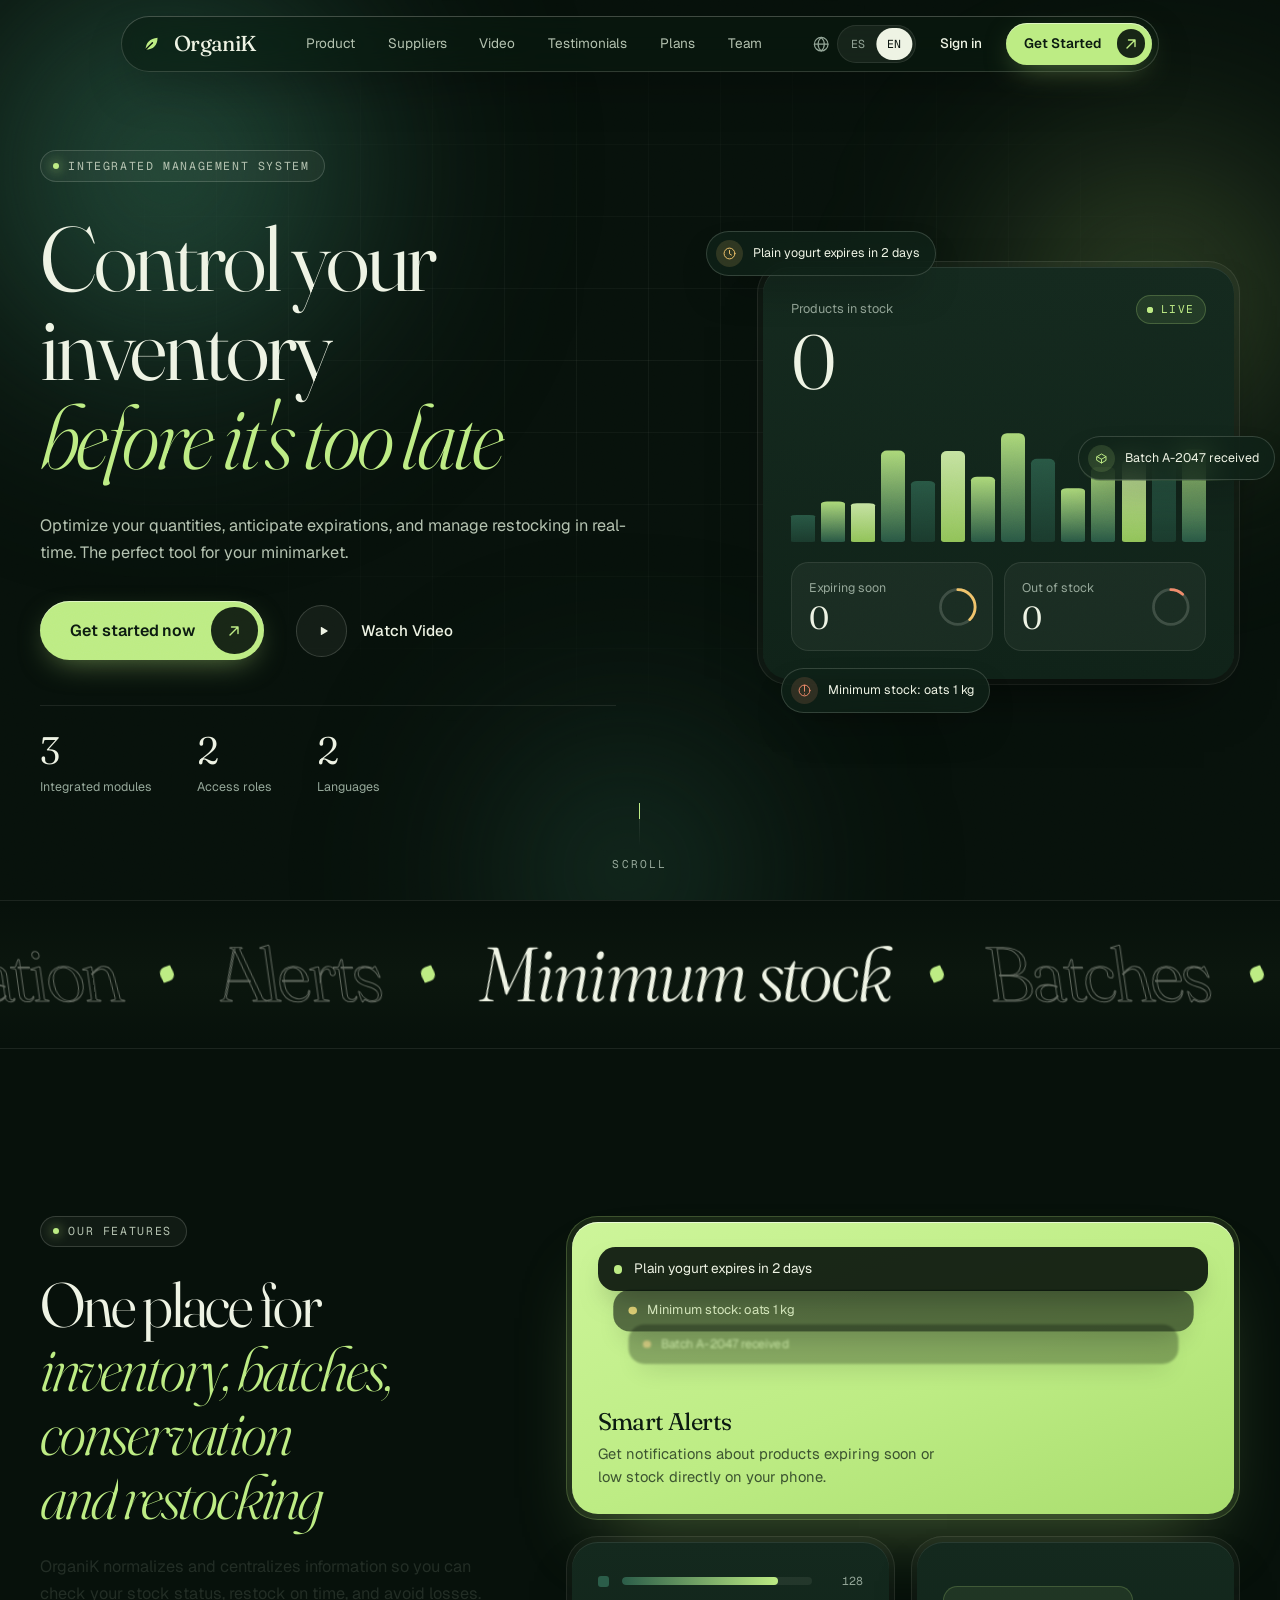
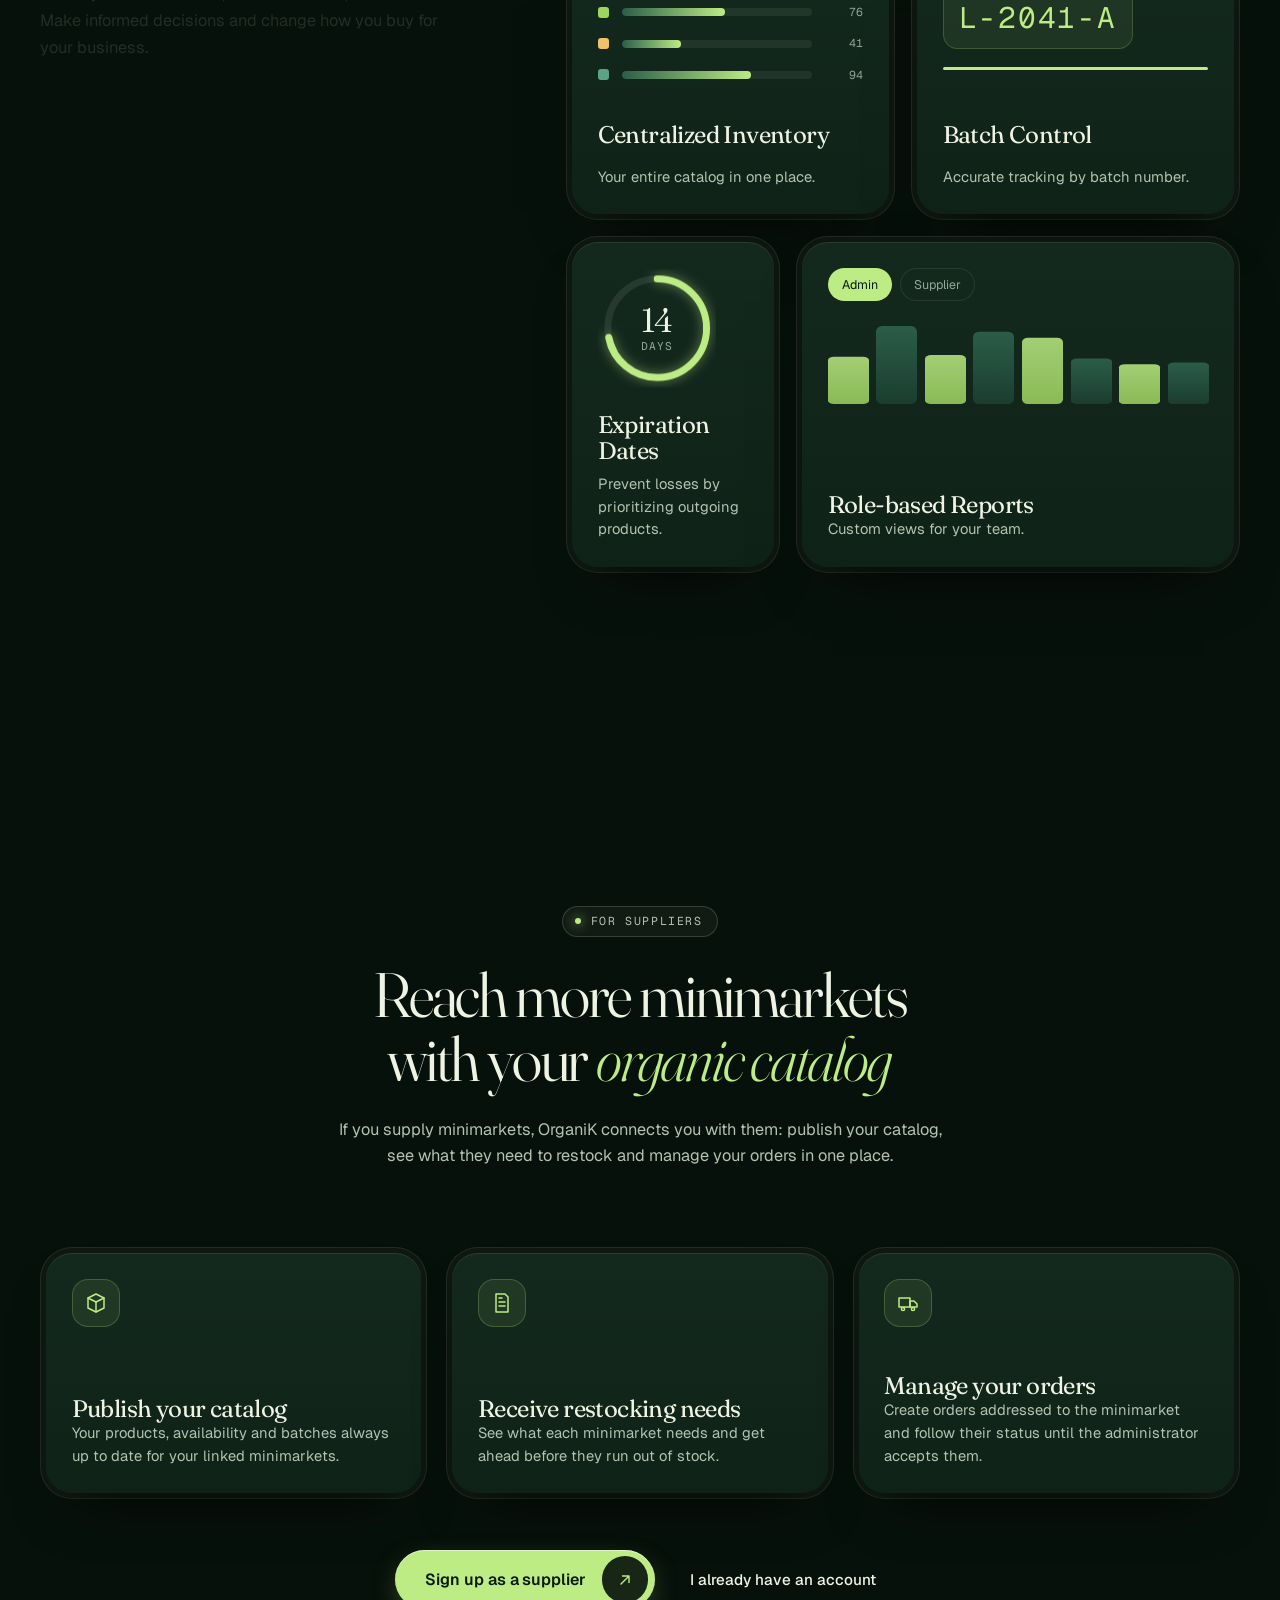
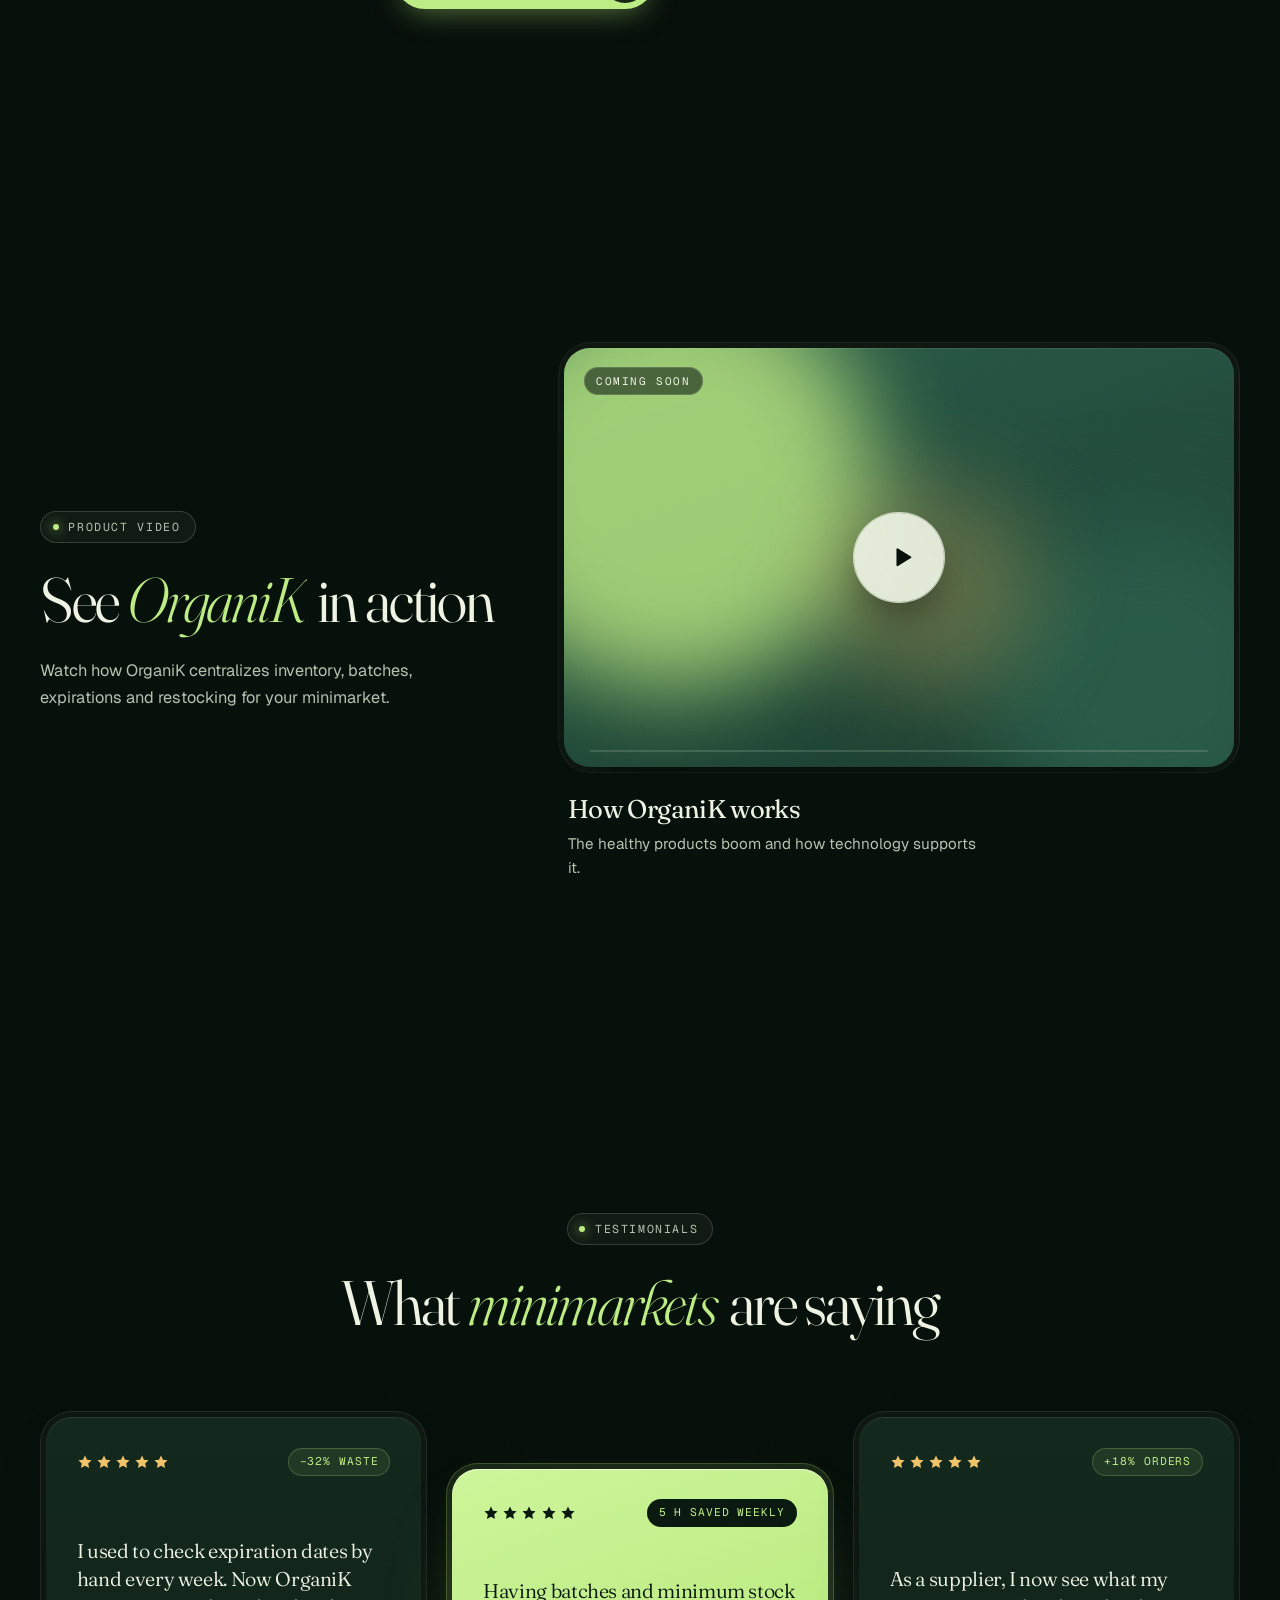
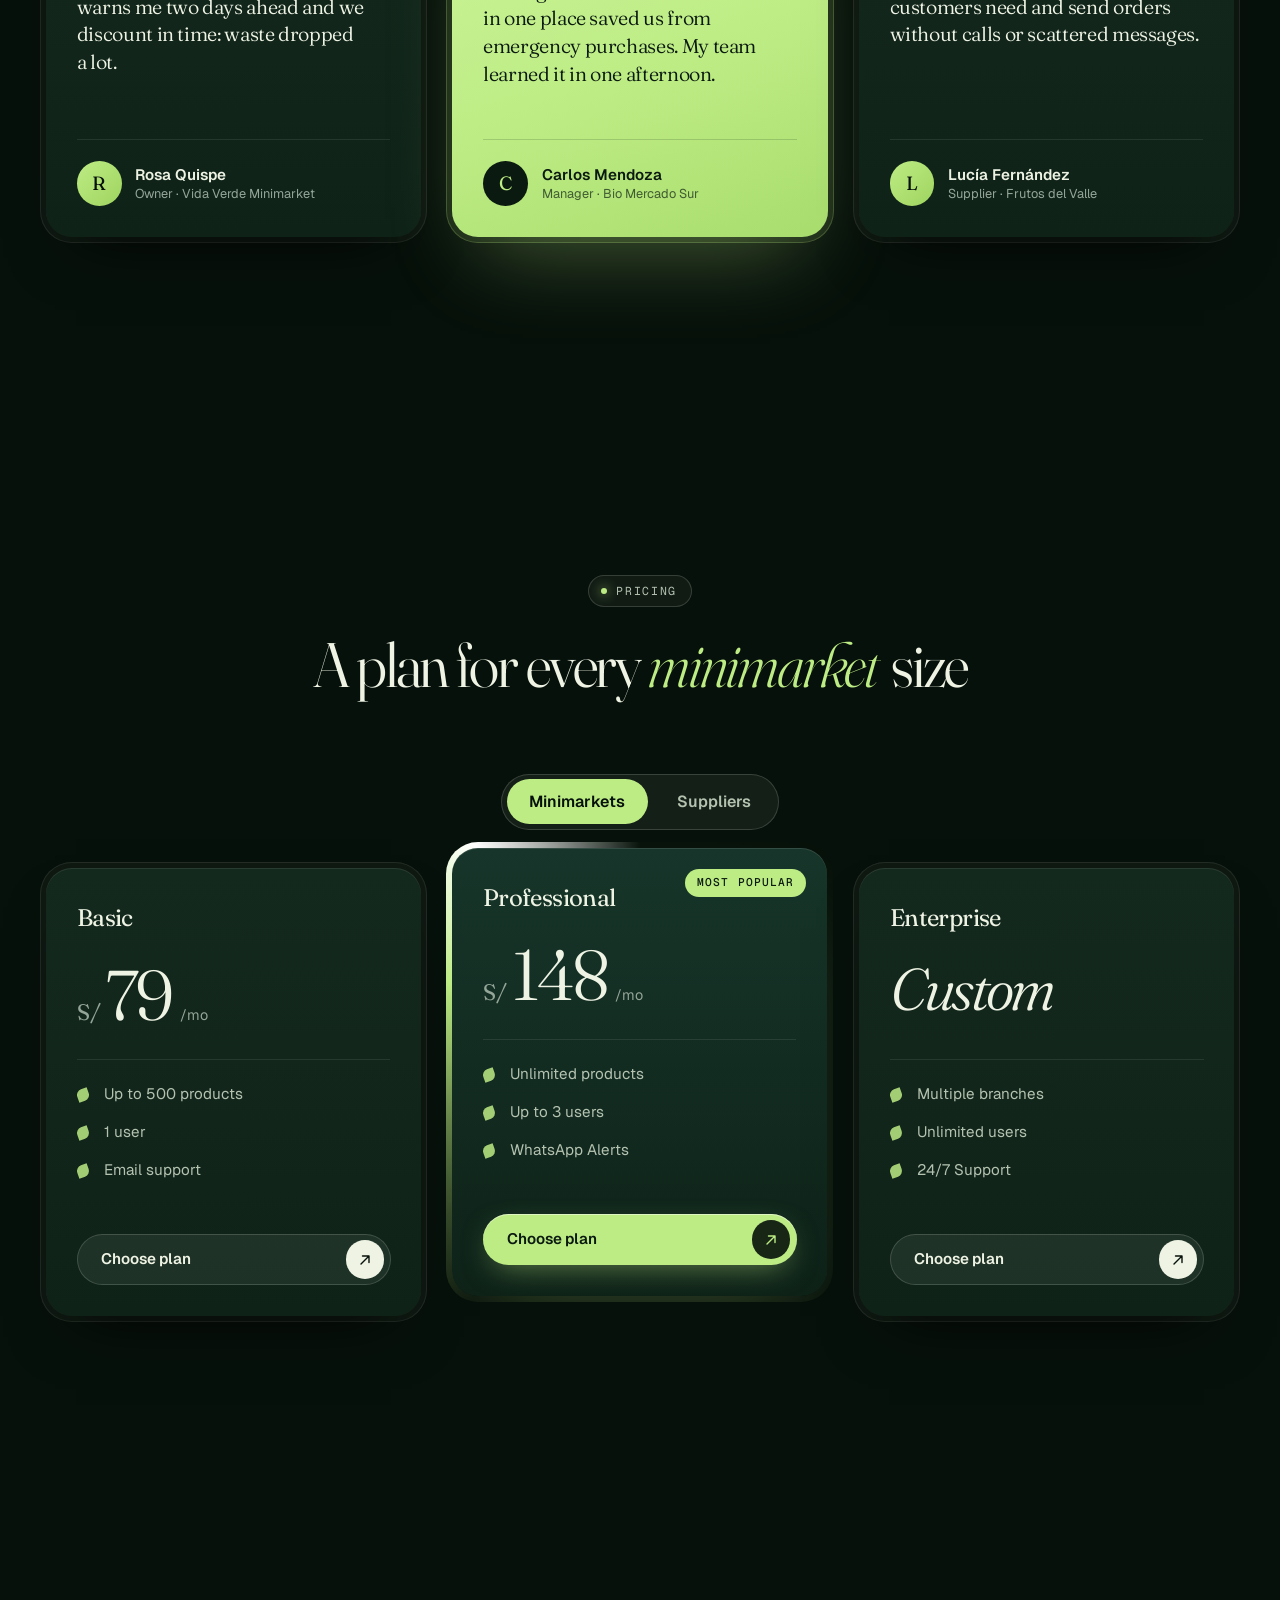
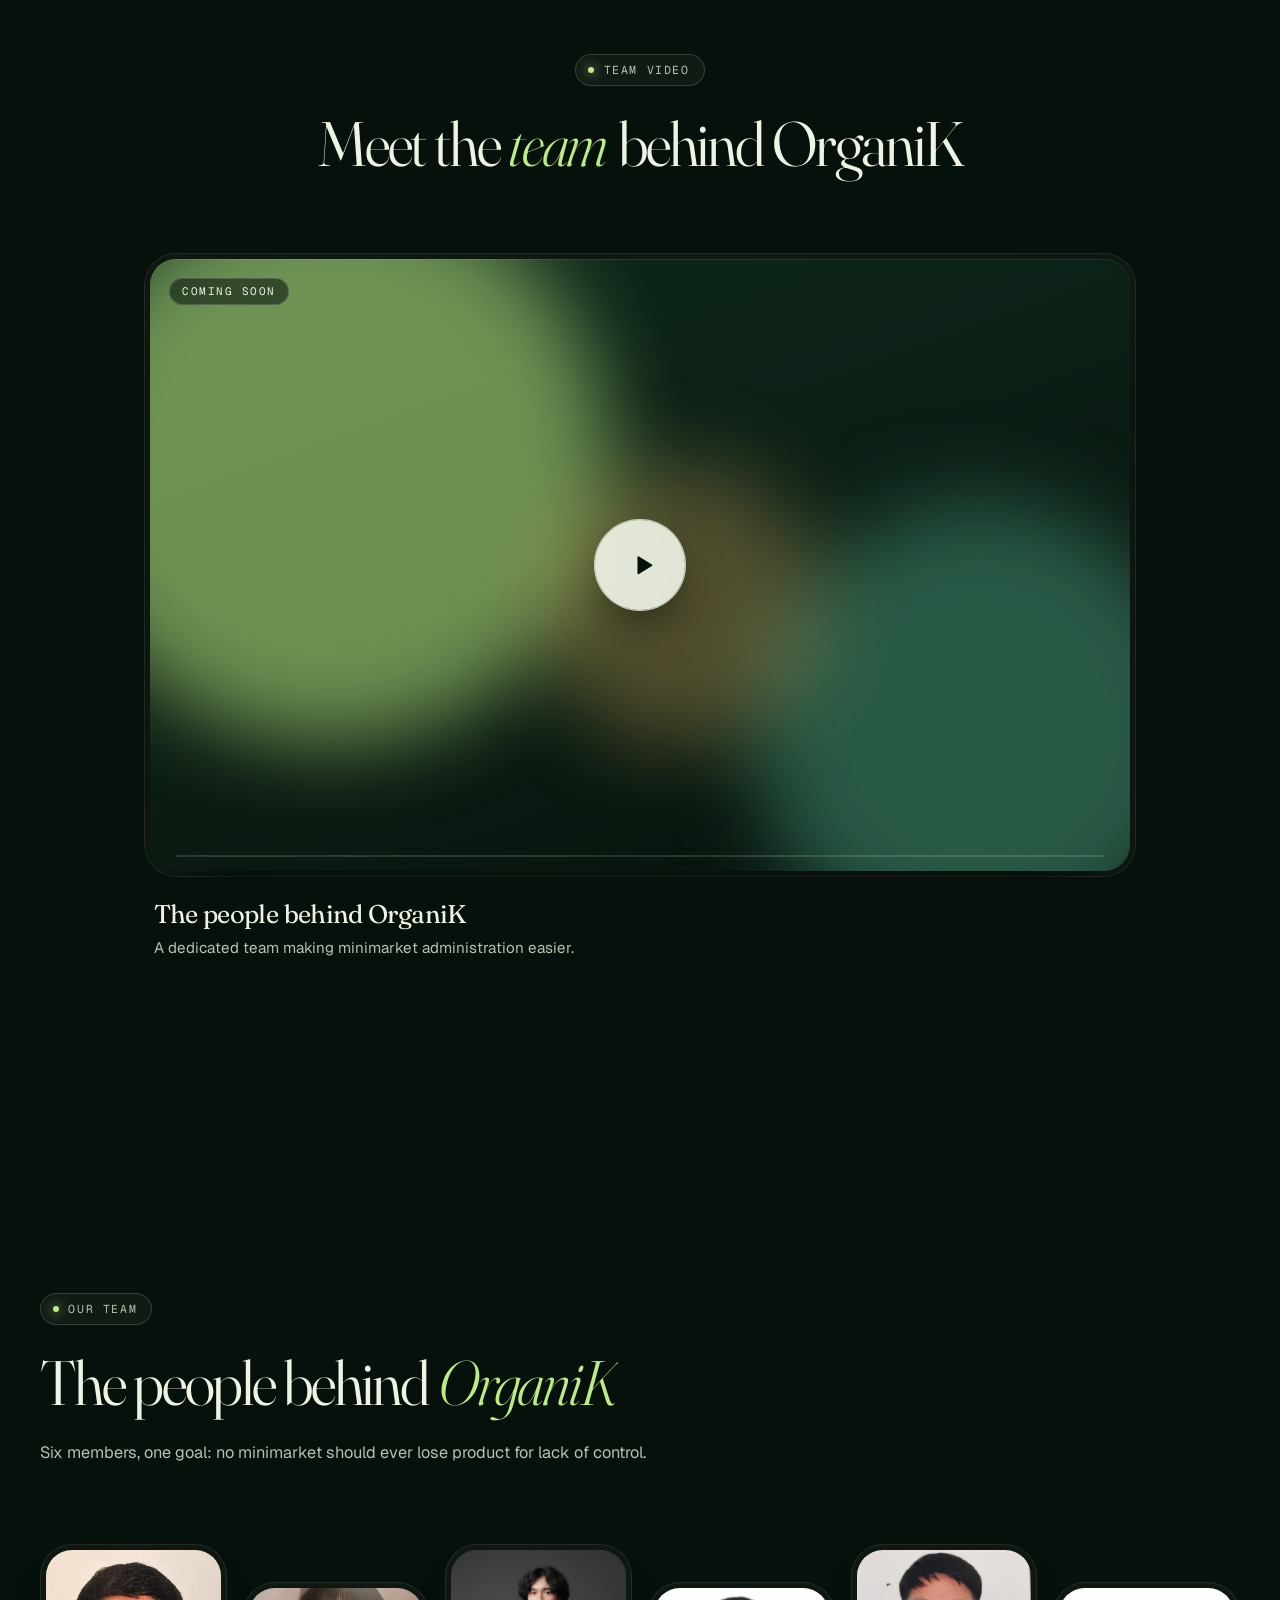
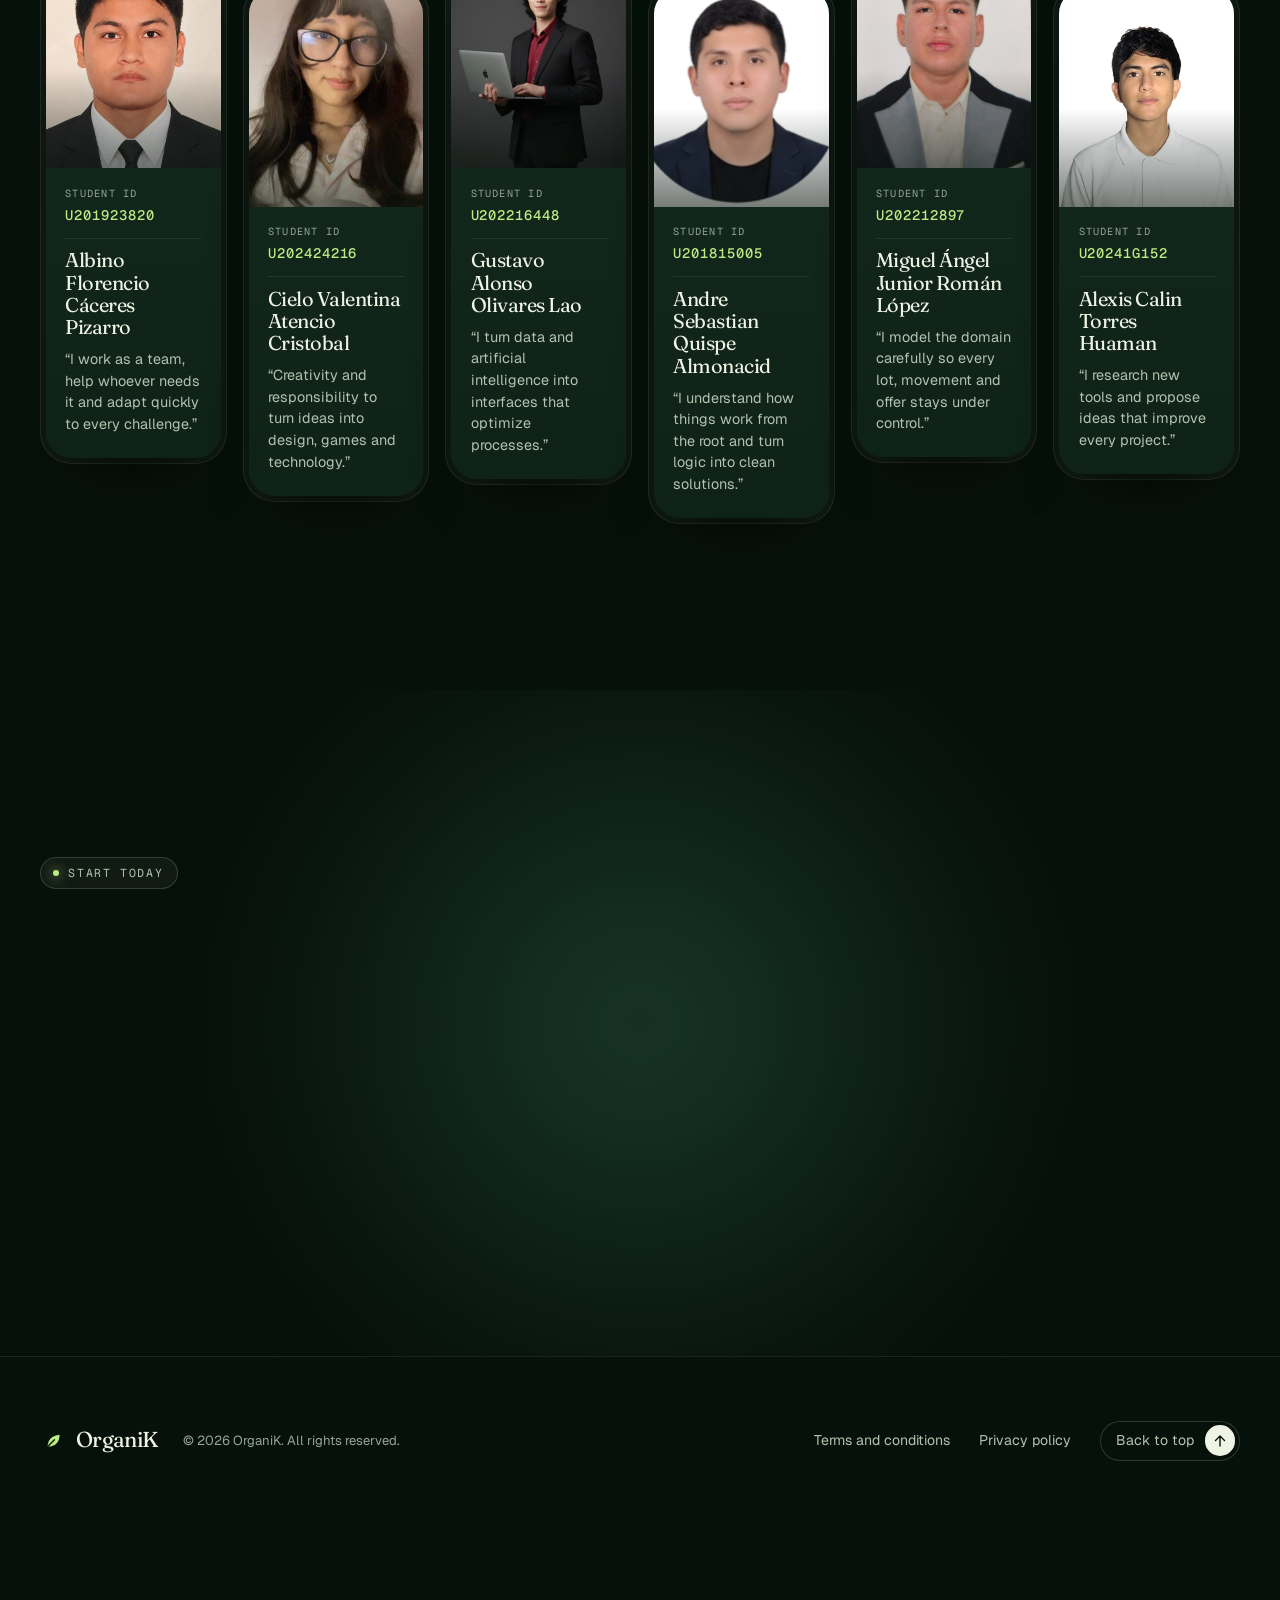
<file: public/index.html>
<!DOCTYPE html>
<html lang="es">
<head>
    <meta charset="UTF-8">
    <meta name="viewport" content="width=device-width, initial-scale=1.0, viewport-fit=cover">
    <title>OrganiK · Control de inventario para minimarkets</title>
    <meta name="description" content="OrganiK centraliza inventario, lotes y vencimientos para que tu minimarket reponga a tiempo y deje de perder producto.">
    <meta name="theme-color" content="#07110b">
    <meta property="og:title" content="OrganiK · Control de inventario para minimarkets">
    <meta property="og:description" content="Anticipa vencimientos y gestiona el abastecimiento en tiempo real.">
    <meta property="og:type" content="website">
    <link rel="icon" type="image/svg+xml" href="assets/images/favicon.svg">
    <link rel="preconnect" href="https://fonts.googleapis.com">
    <link rel="preconnect" href="https://fonts.gstatic.com" crossorigin>
    <link href="https://fonts.googleapis.com/css2?family=Fraunces:ital,opsz,wght@0,9..144,300..600;1,9..144,300..600&family=Geist:wght@300..700&family=Geist+Mono:wght@400;500&display=swap" rel="stylesheet">
    <link rel="stylesheet" href="assets/styles/styles.css">
</head>
<body data-page="home">

    <a href="#main" class="skip" data-i18n="skip">Saltar al contenido</a>

    <!-- Preloader -->
    <div class="preloader" id="preloader" aria-hidden="true">
        <div class="preloader__inner">
            <svg class="preloader__mark" viewBox="0 0 48 48" fill="none"><path class="leaf" d="M12 36C12 22 20 13 37 12c0 16-9 24-25 24z" stroke="currentColor" stroke-width="1.5" stroke-linejoin="round"/><path class="vein" d="M12 36l14-14" stroke="currentColor" stroke-width="1.5" stroke-linecap="round"/></svg>
            <span class="preloader__count" id="preloader-count">000</span>
        </div>
        <div class="preloader__curtain"></div>
    </div>

    <div class="grain" aria-hidden="true"></div>
    <div class="progress" id="progress" aria-hidden="true"></div>

    <!-- Navegación: isla de cristal flotante -->
    <header class="nav-wrap" id="navbar">
        <div class="nav" id="nav">
            <a href="#hero" class="logo" aria-label="OrganiK">
                <span class="logo__mark"><svg viewBox="0 0 32 32" fill="none"><path d="M9 23c0-8 5-13 14-14 0 9-5 14-14 14z" fill="currentColor"/><path d="M9 23l8-8" stroke="var(--bg)" stroke-width="1.6" stroke-linecap="round"/></svg></span>
                <span class="logo__text">OrganiK</span>
            </a>
            <nav class="nav__links" aria-label="Principal">
                <a href="#ofrecemos" data-i18n="nav_product" data-nav="ofrecemos">Producto</a>
                <a href="#proveedores" data-i18n="nav_providers" data-nav="proveedores">Proveedores</a>
                <a href="#video-producto" data-i18n="nav_video" data-nav="video-producto">Video</a>
                <a href="#testimonios" data-i18n="nav_testimonials" data-nav="testimonios">Testimonios</a>
                <a href="#planes" data-i18n="nav_plans" data-nav="planes">Planes</a>
                <a href="#conocenos" data-i18n="nav_team" data-nav="conocenos">Equipo</a>
                <span class="nav__pill" aria-hidden="true"></span>
            </nav>
            <div class="nav__actions">
                <svg class="lang-ico" viewBox="0 0 20 20" fill="none" stroke="currentColor" stroke-width="1.3" stroke-linecap="round" stroke-linejoin="round" aria-hidden="true"><circle cx="10" cy="10" r="7.4"/><path d="M2.6 10h14.8M10 2.6c2.3 2.2 3.4 4.7 3.4 7.4S12.3 15.2 10 17.4C7.7 15.2 6.6 12.7 6.6 10S7.7 4.8 10 2.6z"/></svg>
                <div id="lang-toggle" class="lang" role="group" aria-label="Idioma / Language">
                    <span class="lang__thumb" aria-hidden="true"></span>
                    <button type="button" class="lang__opt" data-l="es" lang="es" title="Español" aria-pressed="true">ES</button>
                    <button type="button" class="lang__opt" data-l="en" lang="en" title="English" aria-pressed="false">EN</button>
                </div>
                <a href="https://organik-app-d6e58.web.app/login" class="nav__login" data-app-path="/login" data-i18n="nav_login">Iniciar sesión</a>
                <a href="https://organik-app-d6e58.web.app/register?role=administrator" data-app-path="/register?role=administrator" class="btn btn--sm magnetic">
                    <span class="btn__label" data-i18n="nav_start">Empezar</span>
                    <span class="btn__icon"><svg viewBox="0 0 16 16" fill="none" stroke="currentColor" stroke-width="1.4" stroke-linecap="round" stroke-linejoin="round"><path d="M4 12L12 4M5.5 4H12v6.5"/></svg></span>
                </a>
                <button class="burger" id="burger" type="button" aria-label="Menú" aria-expanded="false" aria-controls="menu"><span></span><span></span></button>
            </div>
        </div>
    </header>

    <!-- Menú móvil -->
    <div class="menu" id="menu" aria-hidden="true">
        <nav class="menu__links">
            <a href="#ofrecemos"><span class="menu__n">01</span><span class="menu__t" data-i18n="nav_product">Producto</span></a>
            <a href="#proveedores"><span class="menu__n">02</span><span class="menu__t" data-i18n="nav_providers">Proveedores</span></a>
            <a href="#video-producto"><span class="menu__n">03</span><span class="menu__t" data-i18n="nav_video">Video</span></a>
            <a href="#testimonios"><span class="menu__n">04</span><span class="menu__t" data-i18n="nav_testimonials">Testimonios</span></a>
            <a href="#planes"><span class="menu__n">05</span><span class="menu__t" data-i18n="nav_plans">Planes</span></a>
            <a href="#conocenos"><span class="menu__n">06</span><span class="menu__t" data-i18n="nav_team">Equipo</span></a>
            <a href="https://organik-d6e58.web.app/login" data-app-path="/login"><span class="menu__n">07</span><span class="menu__t" data-i18n="nav_login">Iniciar sesión</span></a>
        </nav>
    </div>

    <main id="main">

        <!-- HERO -->
        <section id="hero" class="hero">
            <div class="aurora" aria-hidden="true">
                <span class="aurora__orb aurora__orb--a" data-depth="40"></span>
                <span class="aurora__orb aurora__orb--b" data-depth="-30"></span>
                <span class="aurora__orb aurora__orb--c" data-depth="20"></span>
                <span class="aurora__grid"></span>
            </div>

            <div class="container hero__grid">
                <div class="hero__copy">
                    <p class="eyebrow" data-hero="in"><span class="eyebrow__dot"></span><span data-i18n="hero_subtitle">SISTEMA DE GESTIÓN INTEGRADO</span></p>
                    <h1 class="display" data-split data-i18n="hero_title">Controla tu inventario <em>antes de que sea tarde</em></h1>
                    <p class="lead" data-hero="in" data-i18n="hero_desc">Optimiza tus cantidades, anticipa vencimientos y gestiona el abastecimiento en tiempo real. La herramienta perfecta para tu minimarket.</p>
                    <div class="hero__cta" data-hero="in">
                        <a href="https://organik-app-d6e58.web.app/register?role=administrator" data-app-path="/register?role=administrator" class="btn btn--lg magnetic">
                            <span class="btn__label" data-i18n="btn_start_now">Comenzar ahora</span>
                            <span class="btn__icon"><svg viewBox="0 0 16 16" fill="none" stroke="currentColor" stroke-width="1.4" stroke-linecap="round" stroke-linejoin="round"><path d="M4 12L12 4M5.5 4H12v6.5"/></svg></span>
                        </a>
                        <a href="#video-producto" class="btn-ghost magnetic">
                            <span class="btn-ghost__play"><svg viewBox="0 0 16 16" fill="currentColor"><path d="M5.5 3.8v8.4a.5.5 0 0 0 .76.43l6.8-4.2a.5.5 0 0 0 0-.86l-6.8-4.2a.5.5 0 0 0-.76.43z"/></svg></span>
                            <span data-i18n="btn_video">Ver video</span>
                        </a>
                    </div>

                    <dl class="stats" data-hero="in">
                        <div class="stat">
                            <dt data-i18n="stat_1_desc">Módulos integrados</dt>
                            <dd><span data-count="3">3</span></dd>
                        </div>
                        <div class="stat">
                            <dt data-i18n="stat_2_desc">Roles de acceso</dt>
                            <dd><span data-count="2">2</span></dd>
                        </div>
                        <div class="stat">
                            <dt data-i18n="stat_3_desc">Idiomas</dt>
                            <dd><span data-count="2">2</span></dd>
                        </div>
                    </dl>
                </div>

                <div class="hero__visual" data-hero="visual">
                    <!-- Notificaciones flotantes -->
                    <div class="toast toast--1" data-depth="26">
                        <span class="toast__ico toast__ico--warn"><svg viewBox="0 0 20 20" fill="none" stroke="currentColor" stroke-width="1.3" stroke-linecap="round" stroke-linejoin="round"><circle cx="10" cy="10" r="7.2"/><path d="M10 6v4.4l2.6 1.6"/></svg></span>
                        <span class="toast__txt" data-i18n="toast_1">Yogurt natural vence en 2 días</span>
                    </div>
                    <div class="toast toast--2" data-depth="-22">
                        <span class="toast__ico"><svg viewBox="0 0 20 20" fill="none" stroke="currentColor" stroke-width="1.3" stroke-linecap="round" stroke-linejoin="round"><path d="M4 7.5l6-3.5 6 3.5v5l-6 3.5-6-3.5z"/><path d="M4 7.5l6 3.5 6-3.5M10 11v5"/></svg></span>
                        <span class="toast__txt" data-i18n="toast_3">Lote A-2047 recibido</span>
                    </div>

                    <div class="bezel tilt" id="mockup">
                        <div class="bezel__core dash">
                            <div class="dash__top">
                                <div>
                                    <span class="dash__label" data-i18n="mockup_title">Productos en stock</span>
                                    <h2 class="dash__num"><span data-count="128">128</span></h2>
                                </div>
                                <span class="live"><i></i><span data-i18n="live">En vivo</span></span>
                            </div>

                            <div class="dash__chart" id="chart" aria-hidden="true">
                                <i></i><i></i><i></i><i></i><i></i><i></i><i></i><i></i><i></i><i></i><i></i><i></i><i></i><i></i>
                            </div>

                            <div class="dash__cards">
                                <div class="m-card">
                                    <span data-i18n="mockup_alert">Por vencer</span>
                                    <b data-count="12">12</b>
                                    <svg class="m-card__ring" viewBox="0 0 36 36"><circle cx="18" cy="18" r="15" /><circle class="m-card__arc" cx="18" cy="18" r="15" pathLength="100" /></svg>
                                </div>
                                <div class="m-card m-card--out">
                                    <span data-i18n="mockup_out">Agotados</span>
                                    <b data-count="3">3</b>
                                    <svg class="m-card__ring" viewBox="0 0 36 36"><circle cx="18" cy="18" r="15" /><circle class="m-card__arc" cx="18" cy="18" r="15" pathLength="100" /></svg>
                                </div>
                            </div>
                        </div>
                    </div>

                    <div class="toast toast--3" data-depth="34">
                        <span class="toast__ico toast__ico--low"><svg viewBox="0 0 20 20" fill="none" stroke="currentColor" stroke-width="1.3" stroke-linecap="round" stroke-linejoin="round"><path d="M10 3v8M10 14.5v.5"/><path d="M3.5 16.5h13L10 4z" opacity="0"/><circle cx="10" cy="10" r="7.2"/></svg></span>
                        <span class="toast__txt" data-i18n="toast_2">Stock mínimo: avena 1 kg</span>
                    </div>
                </div>
            </div>

            <div class="scroll-hint" data-hero="in" aria-hidden="true">
                <span class="scroll-hint__line"></span>
                <span data-i18n="scroll_hint">Desliza</span>
            </div>
        </section>

        <!-- MARQUEE -->
        <section class="marquee" aria-hidden="true">
            <div class="marquee__row" data-dir="1">
                <div class="marquee__track">
                    <span data-i18n="tag_1">Stock</span><i></i><span data-i18n="tag_2">Vencimiento</span><i></i><span data-i18n="tag_3">Alertas</span><i></i><span data-i18n="tag_4">Stock mínimo</span><i></i><span data-i18n="tag_5">Lotes</span><i></i><span data-i18n="tag_6">Filtros</span><i></i>
                </div>
            </div>
        </section>

        <!-- FUNCIONES -->
        <section id="ofrecemos" class="section features">
            <div class="container features__grid">
                <div class="features__info">
                    <div class="features__sticky">
                        <p class="eyebrow reveal"><span class="eyebrow__dot"></span><span data-i18n="offer_tag">NUESTRAS FUNCIONES</span></p>
                        <h2 class="h2" data-split data-i18n="offer_title">Un solo lugar para <em>inventario, lotes, conservación y abastecimiento</em></h2>
                        <p class="lead scrub-text" data-i18n="offer_desc">OrganiK normaliza y concentra la información, para que puedas ver el estado de tu stock, reponer a tiempo y evitar pérdidas. Toma decisiones informadas y cambia la forma de comprar para tu negocio.</p>
                    </div>
                </div>

                <div class="bento">
                    <!-- 1 · Alertas -->
                    <article class="bezel bezel--lime reveal-card bento__a spot">
                        <div class="bezel__core card">
                            <div class="card__viz viz-alerts" aria-hidden="true">
                                <div class="note s0"><i></i><span data-i18n="toast_1">Yogurt natural vence en 2 días</span></div>
                                <div class="note s1"><i></i><span data-i18n="toast_2">Stock mínimo: avena 1 kg</span></div>
                                <div class="note s2"><i></i><span data-i18n="toast_3">Lote A-2047 recibido</span></div>
                            </div>
                            <h3 data-i18n="feat_1_title">Alertas Inteligentes</h3>
                            <p data-i18n="feat_1_desc">Recibe notificaciones sobre productos próximos a vencer o stock bajo directamente a tu celular.</p>
                        </div>
                    </article>

                    <!-- 2 · Inventario -->
                    <article class="bezel reveal-card bento__b spot">
                        <div class="bezel__core card">
                            <div class="card__viz viz-rows" aria-hidden="true">
                                <div class="row"><b></b><span style="--w:82%"></span><em>128</em></div>
                                <div class="row"><b></b><span style="--w:54%"></span><em>76</em></div>
                                <div class="row"><b></b><span style="--w:31%"></span><em>41</em></div>
                                <div class="row"><b></b><span style="--w:68%"></span><em>94</em></div>
                            </div>
                            <h3 data-i18n="feat_2_title">Inventario centralizado</h3>
                            <p data-i18n="feat_2_desc">Todo tu catálogo en un solo lugar.</p>
                        </div>
                    </article>

                    <!-- 3 · Lotes -->
                    <article class="bezel reveal-card bento__c spot">
                        <div class="bezel__core card">
                            <div class="card__viz viz-batch" aria-hidden="true">
                                <span class="batch" data-batch>L-2041-A</span>
                                <span class="batch__bar"><i></i></span>
                            </div>
                            <h3 data-i18n="feat_3_title">Control de lotes</h3>
                            <p data-i18n="feat_3_desc">Seguimiento preciso por número de lote.</p>
                        </div>
                    </article>

                    <!-- 4 · Vencimientos -->
                    <article class="bezel reveal-card bento__d spot">
                        <div class="bezel__core card">
                            <div class="card__viz viz-ring" aria-hidden="true">
                                <svg viewBox="0 0 120 120"><circle class="ring-bg" cx="60" cy="60" r="50"/><circle class="ring-fg" cx="60" cy="60" r="50" pathLength="100"/></svg>
                                <div class="ring-n"><b data-ring>14</b><span data-i18n="ring_days">días</span></div>
                            </div>
                            <h3 data-i18n="feat_4_title">Fechas de vencimiento</h3>
                            <p data-i18n="feat_4_desc">Prevén pérdidas priorizando salidas.</p>
                        </div>
                    </article>

                    <!-- 5 · Roles -->
                    <article class="bezel reveal-card bento__e spot">
                        <div class="bezel__core card card--wide">
                            <div class="card__viz viz-roles" aria-hidden="true">
                                <div class="roles">
                                    <span class="role is-on" data-i18n="role_1">Administrador</span>
                                    <span class="role" data-i18n="role_2">Proveedor</span>
                                </div>
                                <div class="bars" data-bars>
                                    <i></i><i></i><i></i><i></i><i></i><i></i><i></i><i></i>
                                </div>
                            </div>
                            <div>
                                <h3 data-i18n="feat_5_title">Reportes por rol</h3>
                                <p data-i18n="feat_5_desc">Vistas personalizadas para tu equipo.</p>
                            </div>
                        </div>
                    </article>
                </div>
            </div>
        </section>

        <!-- PARA PROVEEDORES -->
        <section id="proveedores" class="section providers">
            <div class="container">
                <div class="section__head section__head--center">
                    <p class="eyebrow reveal"><span class="eyebrow__dot"></span><span data-i18n="prov_tag">PARA PROVEEDORES</span></p>
                    <h2 class="h2" data-split data-i18n="prov_title">Llega a más minimarkets con tu <em>catálogo orgánico</em></h2>
                    <p class="lead reveal" data-i18n="prov_desc">Si abasteces minimarkets, OrganiK te conecta con ellos: publica tu catálogo, entérate de lo que necesitan reponer y gestiona tus pedidos en un solo lugar.</p>
                </div>

                <div class="prov__grid">
                    <article class="bezel reveal-card spot">
                        <div class="bezel__core card prov__card">
                            <span class="prov__icon" aria-hidden="true"><svg viewBox="0 0 24 24" fill="none" stroke="currentColor" stroke-width="1.5" stroke-linecap="round" stroke-linejoin="round"><path d="M4 7l8-4 8 4-8 4-8-4z"/><path d="M4 7v10l8 4 8-4V7"/><path d="M12 11v10"/></svg></span>
                            <div>
                                <h3 data-i18n="prov_1_title">Publica tu catálogo</h3>
                                <p data-i18n="prov_1_desc">Tus productos, disponibilidad y lotes siempre actualizados para los minimarkets vinculados.</p>
                            </div>
                        </div>
                    </article>

                    <article class="bezel reveal-card spot">
                        <div class="bezel__core card prov__card">
                            <span class="prov__icon" aria-hidden="true"><svg viewBox="0 0 24 24" fill="none" stroke="currentColor" stroke-width="1.5" stroke-linecap="round" stroke-linejoin="round"><path d="M6 3h9l3 3v15H6z"/><path d="M9 11h6M9 15h6M9 7h3"/></svg></span>
                            <div>
                                <h3 data-i18n="prov_2_title">Recibe necesidades de reposición</h3>
                                <p data-i18n="prov_2_desc">Mira qué necesita cada minimarket y anticípate antes de que se quede sin stock.</p>
                            </div>
                        </div>
                    </article>

                    <article class="bezel reveal-card spot">
                        <div class="bezel__core card prov__card">
                            <span class="prov__icon" aria-hidden="true"><svg viewBox="0 0 24 24" fill="none" stroke="currentColor" stroke-width="1.5" stroke-linecap="round" stroke-linejoin="round"><path d="M3 7h11v9H3z"/><path d="M14 10h4l3 3v3h-7z"/><circle cx="7" cy="18" r="1.6"/><circle cx="17" cy="18" r="1.6"/></svg></span>
                            <div>
                                <h3 data-i18n="prov_3_title">Gestiona tus pedidos</h3>
                                <p data-i18n="prov_3_desc">Crea pedidos dirigidos al minimarket y sigue su estado hasta que el administrador los acepta.</p>
                            </div>
                        </div>
                    </article>
                </div>

                <div class="prov__cta reveal">
                    <a href="https://organik-app-d6e58.web.app/register?role=supplier" data-app-path="/register?role=supplier" class="btn btn--lg magnetic">
                        <span class="btn__label" data-i18n="prov_btn">Registrarme como proveedor</span>
                        <span class="btn__icon"><svg viewBox="0 0 16 16" fill="none" stroke="currentColor" stroke-width="1.4" stroke-linecap="round" stroke-linejoin="round"><path d="M4 12L12 4M5.5 4H12v6.5"/></svg></span>
                    </a>
                    <a href="https://organik-app-d6e58.web.app/login" data-app-path="/login" class="btn-ghost magnetic">
                        <span data-i18n="prov_login">Ya tengo cuenta</span>
                    </a>
                </div>
            </div>
        </section>

        <!-- ===== TODO SOBRE EL PRODUCTO: funciones, proveedores, video, testimonios y planes ===== -->

        <!-- VIDEO DEL PRODUCTO -->
        <!-- Placeholder: cuando exista el video, reemplaza el contenido de .vid (o el .bezel completo) por un <video> o un <iframe> -->
        <section id="video-producto" class="section videos videos--product">
            <div class="container video-split">
                <div class="section__head video-split__head">
                    <p class="eyebrow reveal"><span class="eyebrow__dot"></span><span data-i18n="vprod_tag">VIDEO DEL PRODUCTO</span></p>
                    <h2 class="h2" data-split data-i18n="vprod_title">Descubre <em>OrganiK</em> en acción</h2>
                    <p class="lead reveal" data-i18n="vprod_desc">Mira cómo OrganiK centraliza inventario, lotes, vencimientos y abastecimiento para tu minimarket.</p>
                </div>

                <article class="video-card">
                        <div class="bezel bezel--video">
                            <div class="bezel__core vid vid--light" data-video>
                                <div class="vid__art" aria-hidden="true">
                                    <span class="blob b1"></span><span class="blob b2"></span><span class="blob b3"></span>
                                    <div class="eq"><i></i><i></i><i></i><i></i><i></i><i></i><i></i></div>
                                </div>
                                <span class="vid__soon" data-i18n="video_soon">Próximamente</span>
                                <button class="play magnetic" type="button" aria-label="Play" data-cursor="play">
                                    <span class="play__ring"></span><span class="play__ring"></span>
                                    <svg class="play__i" viewBox="0 0 16 16" fill="currentColor"><path d="M5.5 3.8v8.4a.5.5 0 0 0 .76.43l6.8-4.2a.5.5 0 0 0 0-.86l-6.8-4.2a.5.5 0 0 0-.76.43z"/></svg>
                                    <svg class="play__p" viewBox="0 0 16 16" fill="currentColor"><rect x="4" y="3.5" width="2.8" height="9" rx=".8"/><rect x="9.2" y="3.5" width="2.8" height="9" rx=".8"/></svg>
                                </button>
                                <span class="vid__time"><i></i></span>
                            </div>
                        </div>
                    <div class="video-info">
                        <h3 data-i18n="vprod_card_title">Así funciona OrganiK</h3>
                        <p data-i18n="vprod_card_desc">El boom de los productos saludables y cómo la tecnología apoya esto.</p>
                    </div>
                </article>
            </div>
        </section>

        <!-- TESTIMONIOS -->
        <!-- Textos de ejemplo: reemplázalos por testimonios reales de clientes antes de publicar -->
        <section id="testimonios" class="section testimonials">
            <div class="container">
                <div class="section__head section__head--center">
                    <p class="eyebrow reveal"><span class="eyebrow__dot"></span><span data-i18n="testi_tag">TESTIMONIOS</span></p>
                    <h2 class="h2" data-split data-i18n="testi_title">Lo que dicen los <em>minimarkets</em></h2>
                </div>

                <div class="testi__grid">
                    <article class="bezel reveal-card spot testi">
                        <figure class="bezel__core testi__core">
                            <div class="testi__top">
                                <div class="testi__stars" aria-hidden="true"><svg viewBox="0 0 20 20" fill="currentColor"><path d="M10 1.8l2.5 5.3 5.7.7-4.2 4 1.1 5.7L10 14.7 4.9 17.5 6 11.8 1.8 7.8l5.7-.7z"/></svg><svg viewBox="0 0 20 20" fill="currentColor"><path d="M10 1.8l2.5 5.3 5.7.7-4.2 4 1.1 5.7L10 14.7 4.9 17.5 6 11.8 1.8 7.8l5.7-.7z"/></svg><svg viewBox="0 0 20 20" fill="currentColor"><path d="M10 1.8l2.5 5.3 5.7.7-4.2 4 1.1 5.7L10 14.7 4.9 17.5 6 11.8 1.8 7.8l5.7-.7z"/></svg><svg viewBox="0 0 20 20" fill="currentColor"><path d="M10 1.8l2.5 5.3 5.7.7-4.2 4 1.1 5.7L10 14.7 4.9 17.5 6 11.8 1.8 7.8l5.7-.7z"/></svg><svg viewBox="0 0 20 20" fill="currentColor"><path d="M10 1.8l2.5 5.3 5.7.7-4.2 4 1.1 5.7L10 14.7 4.9 17.5 6 11.8 1.8 7.8l5.7-.7z"/></svg></div>
                                <span class="testi__metric" data-i18n="testi_1_metric"></span>
                            </div>
                            <blockquote class="testi__quote" data-i18n="testi_1_quote"></blockquote>
                            <figcaption class="testi__who">
                                <span class="testi__avatar" aria-hidden="true">R</span>
                                <span><b class="testi__name">Rosa Quispe</b><span class="testi__role" data-i18n="testi_1_role"></span></span>
                            </figcaption>
                        </figure>
                    </article>

                    <article class="bezel bezel--lime reveal-card spot testi">
                        <figure class="bezel__core testi__core">
                            <div class="testi__top">
                                <div class="testi__stars" aria-hidden="true"><svg viewBox="0 0 20 20" fill="currentColor"><path d="M10 1.8l2.5 5.3 5.7.7-4.2 4 1.1 5.7L10 14.7 4.9 17.5 6 11.8 1.8 7.8l5.7-.7z"/></svg><svg viewBox="0 0 20 20" fill="currentColor"><path d="M10 1.8l2.5 5.3 5.7.7-4.2 4 1.1 5.7L10 14.7 4.9 17.5 6 11.8 1.8 7.8l5.7-.7z"/></svg><svg viewBox="0 0 20 20" fill="currentColor"><path d="M10 1.8l2.5 5.3 5.7.7-4.2 4 1.1 5.7L10 14.7 4.9 17.5 6 11.8 1.8 7.8l5.7-.7z"/></svg><svg viewBox="0 0 20 20" fill="currentColor"><path d="M10 1.8l2.5 5.3 5.7.7-4.2 4 1.1 5.7L10 14.7 4.9 17.5 6 11.8 1.8 7.8l5.7-.7z"/></svg><svg viewBox="0 0 20 20" fill="currentColor"><path d="M10 1.8l2.5 5.3 5.7.7-4.2 4 1.1 5.7L10 14.7 4.9 17.5 6 11.8 1.8 7.8l5.7-.7z"/></svg></div>
                                <span class="testi__metric" data-i18n="testi_2_metric"></span>
                            </div>
                            <blockquote class="testi__quote" data-i18n="testi_2_quote"></blockquote>
                            <figcaption class="testi__who">
                                <span class="testi__avatar" aria-hidden="true">C</span>
                                <span><b class="testi__name">Carlos Mendoza</b><span class="testi__role" data-i18n="testi_2_role"></span></span>
                            </figcaption>
                        </figure>
                    </article>

                    <article class="bezel reveal-card spot testi">
                        <figure class="bezel__core testi__core">
                            <div class="testi__top">
                                <div class="testi__stars" aria-hidden="true"><svg viewBox="0 0 20 20" fill="currentColor"><path d="M10 1.8l2.5 5.3 5.7.7-4.2 4 1.1 5.7L10 14.7 4.9 17.5 6 11.8 1.8 7.8l5.7-.7z"/></svg><svg viewBox="0 0 20 20" fill="currentColor"><path d="M10 1.8l2.5 5.3 5.7.7-4.2 4 1.1 5.7L10 14.7 4.9 17.5 6 11.8 1.8 7.8l5.7-.7z"/></svg><svg viewBox="0 0 20 20" fill="currentColor"><path d="M10 1.8l2.5 5.3 5.7.7-4.2 4 1.1 5.7L10 14.7 4.9 17.5 6 11.8 1.8 7.8l5.7-.7z"/></svg><svg viewBox="0 0 20 20" fill="currentColor"><path d="M10 1.8l2.5 5.3 5.7.7-4.2 4 1.1 5.7L10 14.7 4.9 17.5 6 11.8 1.8 7.8l5.7-.7z"/></svg><svg viewBox="0 0 20 20" fill="currentColor"><path d="M10 1.8l2.5 5.3 5.7.7-4.2 4 1.1 5.7L10 14.7 4.9 17.5 6 11.8 1.8 7.8l5.7-.7z"/></svg></div>
                                <span class="testi__metric" data-i18n="testi_3_metric"></span>
                            </div>
                            <blockquote class="testi__quote" data-i18n="testi_3_quote"></blockquote>
                            <figcaption class="testi__who">
                                <span class="testi__avatar" aria-hidden="true">L</span>
                                <span><b class="testi__name">Lucía Fernández</b><span class="testi__role" data-i18n="testi_3_role"></span></span>
                            </figcaption>
                        </figure>
                    </article>
                </div>
            </div>
        </section>

        <!-- PLANES -->
        <section id="planes" class="section plans">
            <div class="container">
                <div class="section__head section__head--center">
                    <p class="eyebrow reveal"><span class="eyebrow__dot"></span><span data-i18n="plans_tag">PRECIOS</span></p>
                    <h2 class="h2" data-split data-i18n="plans_title">Un plan para cada tamaño de <em>minimarket</em></h2>
                </div>

                <div class="segments" role="tablist" aria-label="Segmento / Segment">
                    <button type="button" role="tab" id="seg-minimarket" class="segments__tab is-on" aria-selected="true" aria-controls="plans-minimarket" data-segment="minimarket" data-i18n="seg_minimarket">Minimarkets</button>
                    <button type="button" role="tab" id="seg-supplier" class="segments__tab" aria-selected="false" aria-controls="plans-supplier" data-segment="supplier" data-i18n="seg_supplier">Proveedores</button>
                </div>

                <div class="pricing" id="plans-minimarket" role="tabpanel" aria-labelledby="seg-minimarket">
                    <article class="bezel reveal-card tilt">
                        <div class="bezel__core price-card">
                            <h3 data-i18n="plan_1_title">Básico</h3>
                            <div class="price"><span class="price__cur">S/</span><span class="price__n" data-count="79">79</span><span class="price__mo" data-i18n="plan_mo">/mes</span></div>
                            <ul class="plist">
                                <li data-i18n="plan_f1">Hasta 500 productos</li>
                                <li data-i18n="plan_f2">1 usuario</li>
                                <li data-i18n="plan_f3">Soporte por email</li>
                            </ul>
                            <a href="https://organik-app-d6e58.web.app/register?role=administrator&plan=basic" data-app-path="/register?role=administrator&plan=basic" class="btn btn--block btn--quiet magnetic"><span class="btn__label" data-i18n="btn_choose">Elegir plan</span><span class="btn__icon"><svg viewBox="0 0 16 16" fill="none" stroke="currentColor" stroke-width="1.4" stroke-linecap="round" stroke-linejoin="round"><path d="M4 12L12 4M5.5 4H12v6.5"/></svg></span></a>
                        </div>
                    </article>

                    <article class="bezel bezel--hot reveal-card tilt">
                        <div class="bezel__core price-card price-card--hot">
                            <span class="badge" data-i18n="plan_popular">Más popular</span>
                            <h3 data-i18n="plan_2_title">Profesional</h3>
                            <div class="price"><span class="price__cur">S/</span><span class="price__n" data-count="149">149</span><span class="price__mo" data-i18n="plan_mo">/mes</span></div>
                            <ul class="plist">
                                <li data-i18n="plan_f4">Productos ilimitados</li>
                                <li data-i18n="plan_f5">Hasta 3 usuarios</li>
                                <li data-i18n="plan_f6">Alertas WhatsApp</li>
                            </ul>
                            <a href="https://organik-app-d6e58.web.app/register?role=administrator&plan=professional" data-app-path="/register?role=administrator&plan=professional" class="btn btn--block magnetic"><span class="btn__label" data-i18n="btn_choose">Elegir plan</span><span class="btn__icon"><svg viewBox="0 0 16 16" fill="none" stroke="currentColor" stroke-width="1.4" stroke-linecap="round" stroke-linejoin="round"><path d="M4 12L12 4M5.5 4H12v6.5"/></svg></span></a>
                        </div>
                    </article>

                    <article class="bezel reveal-card tilt">
                        <div class="bezel__core price-card">
                            <h3 data-i18n="plan_3_title">Empresarial</h3>
                            <div class="price price--text"><span class="price__n" data-i18n="plan_custom">A medida</span></div>
                            <ul class="plist">
                                <li data-i18n="plan_f7">Múltiples sucursales</li>
                                <li data-i18n="plan_f8">Usuarios ilimitados</li>
                                <li data-i18n="plan_f9">Soporte 24/7</li>
                            </ul>
                            <a href="https://organik-app-d6e58.web.app/register?role=administrator&plan=enterprise" data-app-path="/register?role=administrator&plan=enterprise" class="btn btn--block btn--quiet magnetic"><span class="btn__label" data-i18n="btn_choose">Elegir plan</span><span class="btn__icon"><svg viewBox="0 0 16 16" fill="none" stroke="currentColor" stroke-width="1.4" stroke-linecap="round" stroke-linejoin="round"><path d="M4 12L12 4M5.5 4H12v6.5"/></svg></span></a>
                        </div>
                    </article>
                </div>

                <div class="pricing pricing--two" id="plans-supplier" role="tabpanel" aria-labelledby="seg-supplier" hidden>
                    <article class="bezel reveal-card tilt">
                        <div class="bezel__core price-card">
                            <h3 data-i18n="splan_1_title">Catálogo</h3>
                            <div class="price price--text"><span class="price__n" data-i18n="plan_custom">A medida</span></div>
                            <ul class="plist">
                                <li data-i18n="splan_f1">Publica tus productos y lotes</li>
                                <li data-i18n="splan_f2">Disponibilidad visible para tus minimarkets</li>
                                <li data-i18n="splan_f3">Consulta de necesidades</li>
                            </ul>
                            <a href="https://organik-app-d6e58.web.app/register?role=supplier&plan=listing" data-app-path="/register?role=supplier&plan=listing" class="btn btn--block btn--quiet magnetic"><span class="btn__label" data-i18n="btn_choose">Elegir plan</span><span class="btn__icon"><svg viewBox="0 0 16 16" fill="none" stroke="currentColor" stroke-width="1.4" stroke-linecap="round" stroke-linejoin="round"><path d="M4 12L12 4M5.5 4H12v6.5"/></svg></span></a>
                        </div>
                    </article>

                    <article class="bezel bezel--hot reveal-card tilt">
                        <div class="bezel__core price-card price-card--hot">
                            <span class="badge" data-i18n="plan_popular">Más popular</span>
                            <h3 data-i18n="splan_2_title">Aliado</h3>
                            <div class="price price--text"><span class="price__n" data-i18n="plan_custom">A medida</span></div>
                            <ul class="plist">
                                <li data-i18n="splan_f4">Todo lo del plan Catálogo</li>
                                <li data-i18n="splan_f5">Pedidos a minimarkets vinculados</li>
                                <li data-i18n="splan_f6">Historial de abastecimiento</li>
                            </ul>
                            <a href="https://organik-app-d6e58.web.app/register?role=supplier&plan=partner" data-app-path="/register?role=supplier&plan=partner" class="btn btn--block magnetic"><span class="btn__label" data-i18n="btn_choose">Elegir plan</span><span class="btn__icon"><svg viewBox="0 0 16 16" fill="none" stroke="currentColor" stroke-width="1.4" stroke-linecap="round" stroke-linejoin="round"><path d="M4 12L12 4M5.5 4H12v6.5"/></svg></span></a>
                        </div>
                    </article>
                </div>
            </div>
        </section>

        <!-- ===== TODO SOBRE EL EQUIPO: el contenedor #conocenos agrupa el video y los integrantes para el menú ===== -->
        <div id="conocenos">

        <!-- VIDEO DEL EQUIPO -->
        <!-- Placeholder: cuando exista el video, reemplaza el contenido de .vid (o el .bezel completo) por un <video> o un <iframe> -->
        <section id="video-equipo" class="section videos">
            <div class="container">
                <div class="section__head section__head--center">
                    <p class="eyebrow reveal"><span class="eyebrow__dot"></span><span data-i18n="vteam_tag">VIDEO DEL EQUIPO</span></p>
                    <h2 class="h2" data-split data-i18n="vteam_title">Conoce al <em>equipo</em> detrás de OrganiK</h2>
                </div>

                <article class="video-card video-solo">
                        <div class="bezel bezel--video">
                            <div class="bezel__core vid vid--dark" data-video>
                                <div class="vid__art" aria-hidden="true">
                                    <span class="blob b1"></span><span class="blob b2"></span><span class="blob b3"></span>
                                    <div class="eq"><i></i><i></i><i></i><i></i><i></i><i></i><i></i></div>
                                </div>
                                <span class="vid__soon" data-i18n="video_soon">Próximamente</span>
                                <button class="play magnetic" type="button" aria-label="Play" data-cursor="play">
                                    <span class="play__ring"></span><span class="play__ring"></span>
                                    <svg class="play__i" viewBox="0 0 16 16" fill="currentColor"><path d="M5.5 3.8v8.4a.5.5 0 0 0 .76.43l6.8-4.2a.5.5 0 0 0 0-.86l-6.8-4.2a.5.5 0 0 0-.76.43z"/></svg>
                                    <svg class="play__p" viewBox="0 0 16 16" fill="currentColor"><rect x="4" y="3.5" width="2.8" height="9" rx=".8"/><rect x="9.2" y="3.5" width="2.8" height="9" rx=".8"/></svg>
                                </button>
                                <span class="vid__time"><i></i></span>
                            </div>
                        </div>
                    <div class="video-info">
                        <h3 data-i18n="vteam_card_title">Las personas detrás de OrganiK</h3>
                        <p data-i18n="vteam_card_desc">Un equipo dedicado a facilitar la administración de los minimarkets.</p>
                    </div>
                </article>
            </div>
        </section>

        <!-- EQUIPO -->
        <!-- Para cambiar una foto, reemplaza assets/images/team/<nombre>.jpg (4:5, por ejemplo 640x800 px) -->
        <section id="equipo" class="section team">
            <div class="container">
                <div class="section__head">
                    <p class="eyebrow reveal"><span class="eyebrow__dot"></span><span data-i18n="team_tag">NUESTRO EQUIPO</span></p>
                    <h2 class="h2" data-split data-i18n="team_title">Las personas detrás de <em>OrganiK</em></h2>
                    <p class="lead reveal" data-i18n="team_desc">Seis integrantes, una misma meta: que ningún minimarket vuelva a perder producto por falta de control.</p>
                </div>

                <div class="team__grid">
                    <article class="bezel reveal-card spot member">
                        <div class="bezel__core member__core">
                            <div class="member__photo">
                                <img class="member__img" src="assets/images/team/albino.jpg?v=2" width="640" height="800" loading="lazy" alt="Foto de Albino Florencio Cáceres Pizarro">
                            </div>
                            <div class="member__body">
                                <p class="member__code"><small data-i18n="team_code">Código de alumno</small><b>U201923820</b></p>
                                <h3 class="member__name">Albino Florencio Cáceres Pizarro</h3>
                                <p class="member__quote" data-i18n="team_m1_quote">“Trabajo en equipo, ayudo a quien lo necesite y me adapto rápido a cada reto.”</p>
                            </div>
                        </div>
                    </article>

                    <article class="bezel reveal-card spot member">
                        <div class="bezel__core member__core">
                            <div class="member__photo">
                                <img class="member__img" src="assets/images/team/cielo.jpg?v=2" width="640" height="800" loading="lazy" alt="Foto de Cielo Valentina Atencio Cristobal">
                            </div>
                            <div class="member__body">
                                <p class="member__code"><small data-i18n="team_code">Código de alumno</small><b>U202424216</b></p>
                                <h3 class="member__name">Cielo Valentina Atencio Cristobal</h3>
                                <p class="member__quote" data-i18n="team_m2_quote">“Creatividad y responsabilidad para convertir ideas en diseño, juego y tecnología.”</p>
                            </div>
                        </div>
                    </article>

                    <article class="bezel reveal-card spot member">
                        <div class="bezel__core member__core">
                            <div class="member__photo">
                                <img class="member__img" src="assets/images/team/gustavo.jpg?v=2" width="640" height="800" loading="lazy" alt="Foto de Gustavo Alonso Olivares Lao">
                            </div>
                            <div class="member__body">
                                <p class="member__code"><small data-i18n="team_code">Código de alumno</small><b>U202216448</b></p>
                                <h3 class="member__name">Gustavo Alonso Olivares Lao</h3>
                                <p class="member__quote" data-i18n="team_m3_quote">“Convierto datos e inteligencia artificial en interfaces que optimizan procesos.”</p>
                            </div>
                        </div>
                    </article>

                    <article class="bezel reveal-card spot member">
                        <div class="bezel__core member__core">
                            <div class="member__photo">
                                <img class="member__img" src="assets/images/team/andre.jpg?v=2" width="640" height="800" loading="lazy" alt="Foto de Andre Sebastian Quispe Almonacid">
                            </div>
                            <div class="member__body">
                                <p class="member__code"><small data-i18n="team_code">Código de alumno</small><b>U201815005</b></p>
                                <h3 class="member__name">Andre Sebastian Quispe Almonacid</h3>
                                <p class="member__quote" data-i18n="team_m4_quote">“Entiendo cómo funcionan las cosas desde la raíz y convierto la lógica en soluciones limpias.”</p>
                            </div>
                        </div>
                    </article>

                    <article class="bezel reveal-card spot member">
                        <div class="bezel__core member__core">
                            <div class="member__photo">
                                <img class="member__img" src="assets/images/team/miguel.jpg?v=2" width="640" height="800" loading="lazy" alt="Foto de Miguel Ángel Junior Román López">
                            </div>
                            <div class="member__body">
                                <p class="member__code"><small data-i18n="team_code">Código de alumno</small><b>U202212897</b></p>
                                <h3 class="member__name">Miguel Ángel Junior Román López</h3>
                                <p class="member__quote" data-i18n="team_m6_quote">“Modelo el dominio con cuidado para que cada lote, movimiento y oferta quede bajo control.”</p>
                            </div>
                        </div>
                    </article>

                    <article class="bezel reveal-card spot member">
                        <div class="bezel__core member__core">
                            <div class="member__photo">
                                <img class="member__img" src="assets/images/team/alexis.jpg?v=2" width="640" height="800" loading="lazy" alt="Foto de Alexis Calin Torres Huaman">
                            </div>
                            <div class="member__body">
                                <p class="member__code"><small data-i18n="team_code">Código de alumno</small><b>U20241G152</b></p>
                                <h3 class="member__name">Alexis Calin Torres Huaman</h3>
                                <p class="member__quote" data-i18n="team_m5_quote">“Investigo nuevas herramientas y propongo ideas que mejoran cada proyecto.”</p>
                            </div>
                        </div>
                    </article>
                </div>
            </div>
        </section>

        </div>

        <!-- LLAMADA FINAL A LA ACCIÓN -->
        <section id="empezar" class="section cta">
            <div class="container cta__grid">
                <div class="cta__info">
                    <p class="eyebrow reveal"><span class="eyebrow__dot"></span><span data-i18n="cta_tag">EMPIEZA HOY</span></p>
                    <h2 class="h2" data-split data-i18n="cta_title">Lleva el control de tu minimarket con <em>OrganiK</em></h2>
                    <p class="lead reveal" data-i18n="cta_desc">Inicia sesión y gestiona inventario, lotes, vencimientos y abastecimiento desde un solo lugar.</p>
                    <div class="reveal">
                        <a href="https://organik-app-d6e58.web.app/login" data-app-path="/login" class="btn btn--lg magnetic">
                            <span class="btn__label" data-i18n="nav_login">Iniciar sesión</span>
                            <span class="btn__icon"><svg viewBox="0 0 16 16" fill="none" stroke="currentColor" stroke-width="1.4" stroke-linecap="round" stroke-linejoin="round"><path d="M4 12L12 4M5.5 4H12v6.5"/></svg></span>
                        </a>
                    </div>
                </div>

                <div class="seal reveal" aria-hidden="true">
                    <svg viewBox="0 0 200 200" class="seal__text">
                        <defs><path id="circ" d="M100,100 m-78,0 a78,78 0 1,1 156,0 a78,78 0 1,1 -156,0"/></defs>
                        <text><textPath href="#circ" startOffset="0" textLength="482" lengthAdjust="spacing">ORGANIK · INVENTARIO · LOTES · VENCIMIENTOS · ALERTAS ·</textPath></text>
                    </svg>
                    <svg viewBox="0 0 48 48" class="seal__leaf" fill="none"><path d="M12 36C12 22 20 13 37 12c0 16-9 24-25 24z" stroke="currentColor" stroke-width="1.4" stroke-linejoin="round"/><path d="M12 36l14-14" stroke="currentColor" stroke-width="1.4" stroke-linecap="round"/></svg>
                </div>
            </div>
        </section>
    </main>

    <footer class="footer">
        <div class="container footer__top">
            <div class="footer__left">
                <a href="#hero" class="logo">
                    <span class="logo__mark"><svg viewBox="0 0 32 32" fill="none"><path d="M9 23c0-8 5-13 14-14 0 9-5 14-14 14z" fill="currentColor"/><path d="M9 23l8-8" stroke="var(--bg)" stroke-width="1.6" stroke-linecap="round"/></svg></span>
                    <span class="logo__text">OrganiK</span>
                </a>
                <span class="copyright" data-i18n="footer_copyright">© 2026 OrganiK. Todos los derechos reservados.</span>
            </div>
            <div class="footer__links">
                <a href="terminos.html" data-i18n="footer_terms">Términos y condiciones</a>
                <a href="privacidad.html" data-i18n="footer_privacy">Política de privacidad</a>
                <a href="#hero" class="to-top magnetic"><span data-i18n="back_top">Volver arriba</span><span class="btn__icon"><svg viewBox="0 0 16 16" fill="none" stroke="currentColor" stroke-width="1.4" stroke-linecap="round" stroke-linejoin="round"><path d="M8 13V3M3.5 7.5L8 3l4.5 4.5"/></svg></span></a>
            </div>
        </div>
        <div class="footer__word" aria-hidden="true"><span>O</span><span>r</span><span>g</span><span>a</span><span>n</span><span>i</span><span>K</span></div>
    </footer>

    <script src="assets/scripts/translations.js"></script>
    <script src="assets/scripts/main.js"></script>
    <script src="assets/scripts/plans.js"></script>
</body>
</html>
</file>
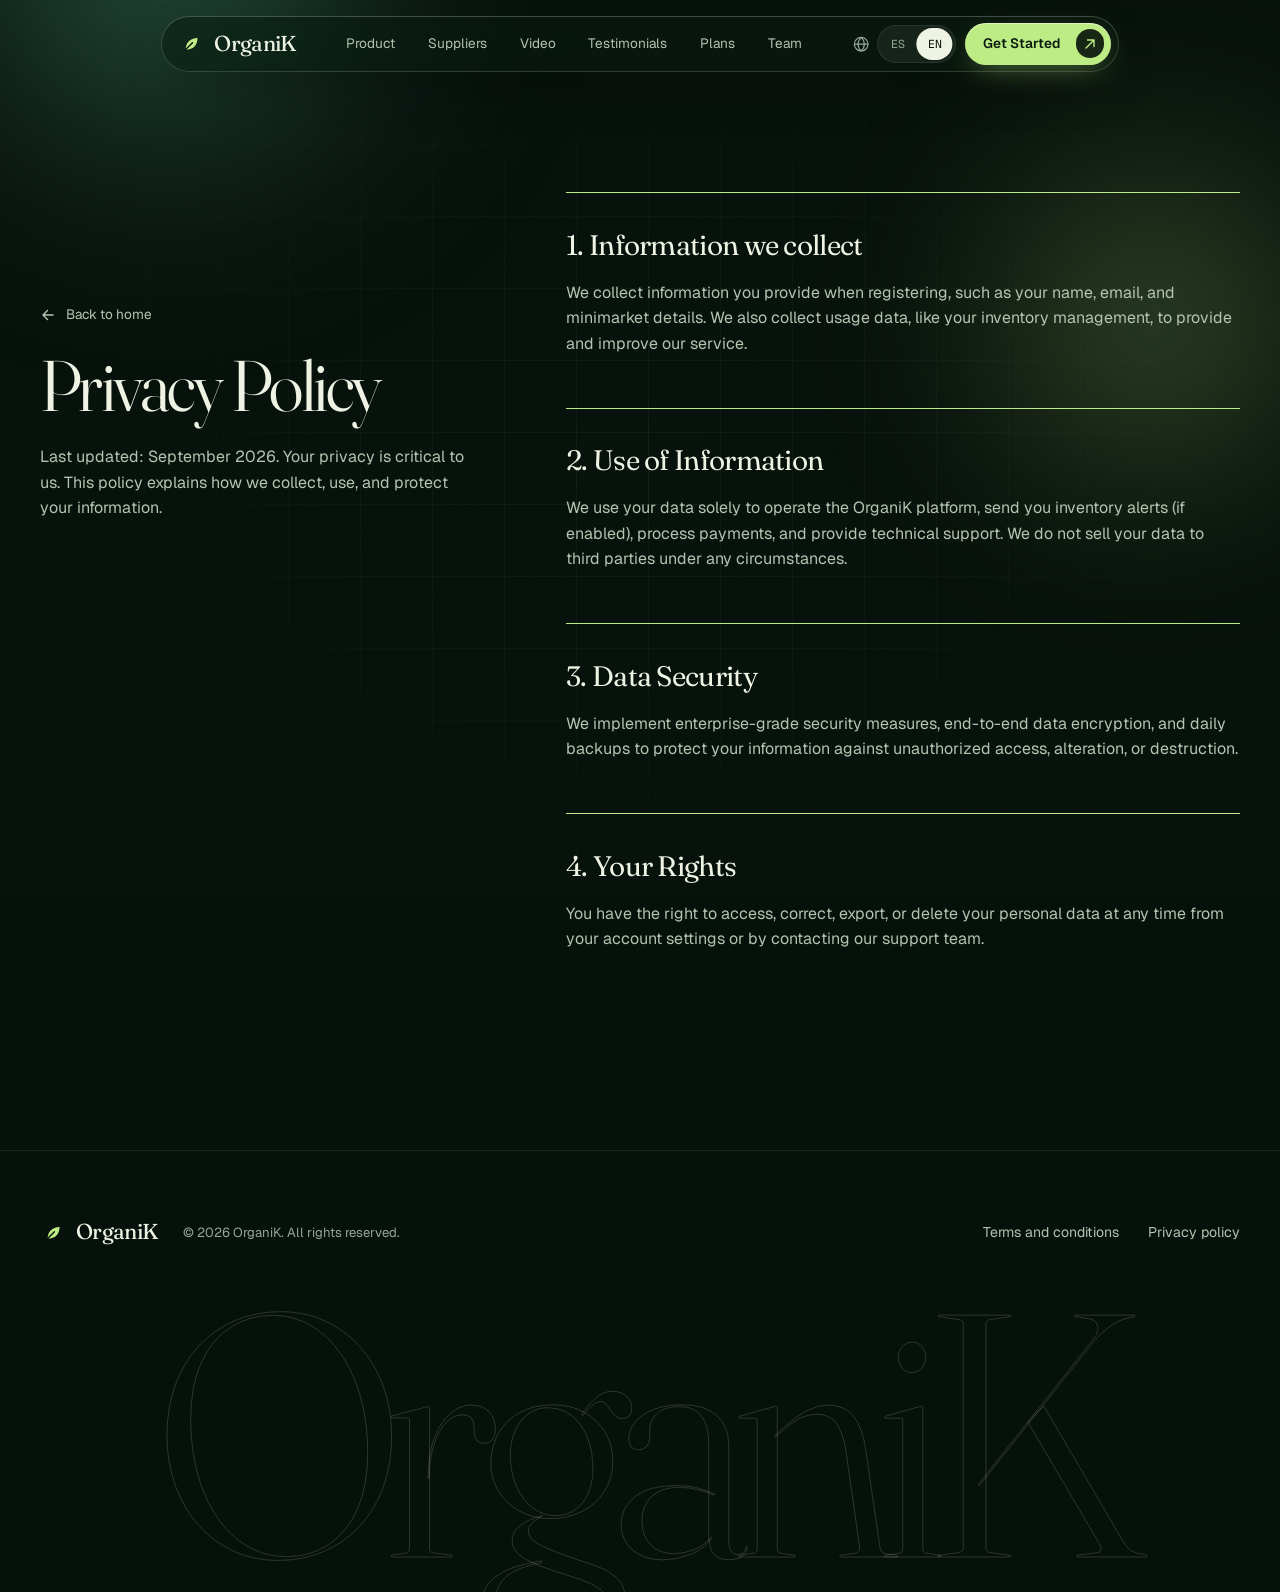
<file: public/privacidad.html>
<!DOCTYPE html>
<html lang="es">
<head>
    <meta charset="UTF-8">
    <meta name="viewport" content="width=device-width, initial-scale=1.0, viewport-fit=cover">
    <title>Política de privacidad · OrganiK</title>
    <meta name="description" content="Cómo OrganiK recopila, usa y protege tu información.">
    <meta name="theme-color" content="#07110b">
    <link rel="icon" type="image/svg+xml" href="assets/images/favicon.svg">
    <link rel="preconnect" href="https://fonts.googleapis.com">
    <link rel="preconnect" href="https://fonts.gstatic.com" crossorigin>
    <link href="https://fonts.googleapis.com/css2?family=Fraunces:ital,opsz,wght@0,9..144,300..600;1,9..144,300..600&family=Geist:wght@300..700&family=Geist+Mono:wght@400;500&display=swap" rel="stylesheet">
    <link rel="stylesheet" href="assets/styles/styles.css">
</head>
<body data-page="legal">

    <a href="#main" class="skip" data-i18n="skip">Saltar al contenido</a>
    <div class="grain" aria-hidden="true"></div>
    <div class="progress" id="progress" aria-hidden="true"></div>

    <header class="nav-wrap" id="navbar">
        <div class="nav" id="nav">
            <a href="index.html" class="logo" aria-label="OrganiK">
                <span class="logo__mark"><svg viewBox="0 0 32 32" fill="none"><path d="M9 23c0-8 5-13 14-14 0 9-5 14-14 14z" fill="currentColor"/><path d="M9 23l8-8" stroke="var(--bg)" stroke-width="1.6" stroke-linecap="round"/></svg></span>
                <span class="logo__text">OrganiK</span>
            </a>
            <nav class="nav__links" aria-label="Principal">
                <a href="index.html#ofrecemos" data-i18n="nav_product">Producto</a>
                <a href="index.html#proveedores" data-i18n="nav_providers">Proveedores</a>
                <a href="index.html#video-producto" data-i18n="nav_video">Video</a>
                <a href="index.html#testimonios" data-i18n="nav_testimonials">Testimonios</a>
                <a href="index.html#planes" data-i18n="nav_plans">Planes</a>
                <a href="index.html#conocenos" data-i18n="nav_team">Equipo</a>
                <span class="nav__pill" aria-hidden="true"></span>
            </nav>
            <div class="nav__actions">
                <svg class="lang-ico" viewBox="0 0 20 20" fill="none" stroke="currentColor" stroke-width="1.3" stroke-linecap="round" stroke-linejoin="round" aria-hidden="true"><circle cx="10" cy="10" r="7.4"/><path d="M2.6 10h14.8M10 2.6c2.3 2.2 3.4 4.7 3.4 7.4S12.3 15.2 10 17.4C7.7 15.2 6.6 12.7 6.6 10S7.7 4.8 10 2.6z"/></svg>
                <div id="lang-toggle" class="lang" role="group" aria-label="Idioma / Language">
                    <span class="lang__thumb" aria-hidden="true"></span>
                    <button type="button" class="lang__opt" data-l="es" lang="es" title="Español" aria-pressed="true">ES</button>
                    <button type="button" class="lang__opt" data-l="en" lang="en" title="English" aria-pressed="false">EN</button>
                </div>
                <a href="https://organik-app-d6e58.web.app/register?role=administrator" data-app-path="/register?role=administrator" class="btn btn--sm magnetic">
                    <span class="btn__label" data-i18n="nav_start">Empezar</span>
                    <span class="btn__icon"><svg viewBox="0 0 16 16" fill="none" stroke="currentColor" stroke-width="1.4" stroke-linecap="round" stroke-linejoin="round"><path d="M4 12L12 4M5.5 4H12v6.5"/></svg></span>
                </a>
                <button class="burger" id="burger" type="button" aria-label="Menú" aria-expanded="false" aria-controls="menu"><span></span><span></span></button>
            </div>
        </div>
    </header>

    <div class="menu" id="menu" aria-hidden="true">
        <nav class="menu__links">
            <a href="index.html#ofrecemos"><span class="menu__n">01</span><span class="menu__t" data-i18n="nav_product">Producto</span></a>
            <a href="index.html#proveedores"><span class="menu__n">02</span><span class="menu__t" data-i18n="nav_providers">Proveedores</span></a>
            <a href="index.html#video-producto"><span class="menu__n">03</span><span class="menu__t" data-i18n="nav_video">Video</span></a>
            <a href="index.html#testimonios"><span class="menu__n">04</span><span class="menu__t" data-i18n="nav_testimonials">Testimonios</span></a>
            <a href="index.html#planes"><span class="menu__n">05</span><span class="menu__t" data-i18n="nav_plans">Planes</span></a>
            <a href="index.html#conocenos"><span class="menu__n">06</span><span class="menu__t" data-i18n="nav_team">Equipo</span></a>
            <a href="https://organik-d6e58.web.app/login" data-app-path="/login"><span class="menu__n">07</span><span class="menu__t" data-i18n="nav_login">Iniciar sesión</span></a>
        </nav>
    </div>

    <main id="main">
        <section class="legal">
            <div class="aurora" aria-hidden="true"><span class="aurora__orb aurora__orb--a"></span><span class="aurora__orb aurora__orb--b"></span><span class="aurora__grid"></span></div>
            <div class="container legal__wrap">
                <div class="legal__head">
                    <a href="index.html" class="back"><svg viewBox="0 0 16 16" fill="none" stroke="currentColor" stroke-width="1.4" stroke-linecap="round" stroke-linejoin="round"><path d="M13 8H3M7.5 3.5L3 8l4.5 4.5"/></svg><span data-i18n="back_home">Volver al inicio</span></a>
                    <h1 class="display" style="font-size:clamp(2.6rem,5.6vw,5rem)" data-split data-i18n="priv_title">Política de Privacidad</h1>
                    <p data-i18n="priv_intro"></p>
                </div>
                <div class="legal__body">
                    <section class="legal__block">
                        <h2 data-i18n="priv_h1"></h2>
                        <p data-i18n="priv_p1"></p>
                    </section>
                    <section class="legal__block">
                        <h2 data-i18n="priv_h2"></h2>
                        <p data-i18n="priv_p2"></p>
                    </section>
                    <section class="legal__block">
                        <h2 data-i18n="priv_h3"></h2>
                        <p data-i18n="priv_p3"></p>
                    </section>
                    <section class="legal__block">
                        <h2 data-i18n="priv_h4"></h2>
                        <p data-i18n="priv_p4"></p>
                    </section>
                </div>
            </div>
        </section>
    </main>

    <footer class="footer">
        <div class="container footer__top">
            <div class="footer__left">
                <a href="index.html" class="logo">
                    <span class="logo__mark"><svg viewBox="0 0 32 32" fill="none"><path d="M9 23c0-8 5-13 14-14 0 9-5 14-14 14z" fill="currentColor"/><path d="M9 23l8-8" stroke="var(--bg)" stroke-width="1.6" stroke-linecap="round"/></svg></span>
                    <span class="logo__text">OrganiK</span>
                </a>
                <span class="copyright" data-i18n="footer_copyright">© 2026 OrganiK. Todos los derechos reservados.</span>
            </div>
            <div class="footer__links">
                <a href="terminos.html" data-i18n="footer_terms">Términos y condiciones</a>
                <a href="privacidad.html" data-i18n="footer_privacy">Política de privacidad</a>
            </div>
        </div>
        <div class="footer__word" aria-hidden="true"><span>O</span><span>r</span><span>g</span><span>a</span><span>n</span><span>i</span><span>K</span></div>
    </footer>

    <script src="assets/scripts/translations.js"></script>
    <script src="assets/scripts/main.js"></script>
</body>
</html>
</file>
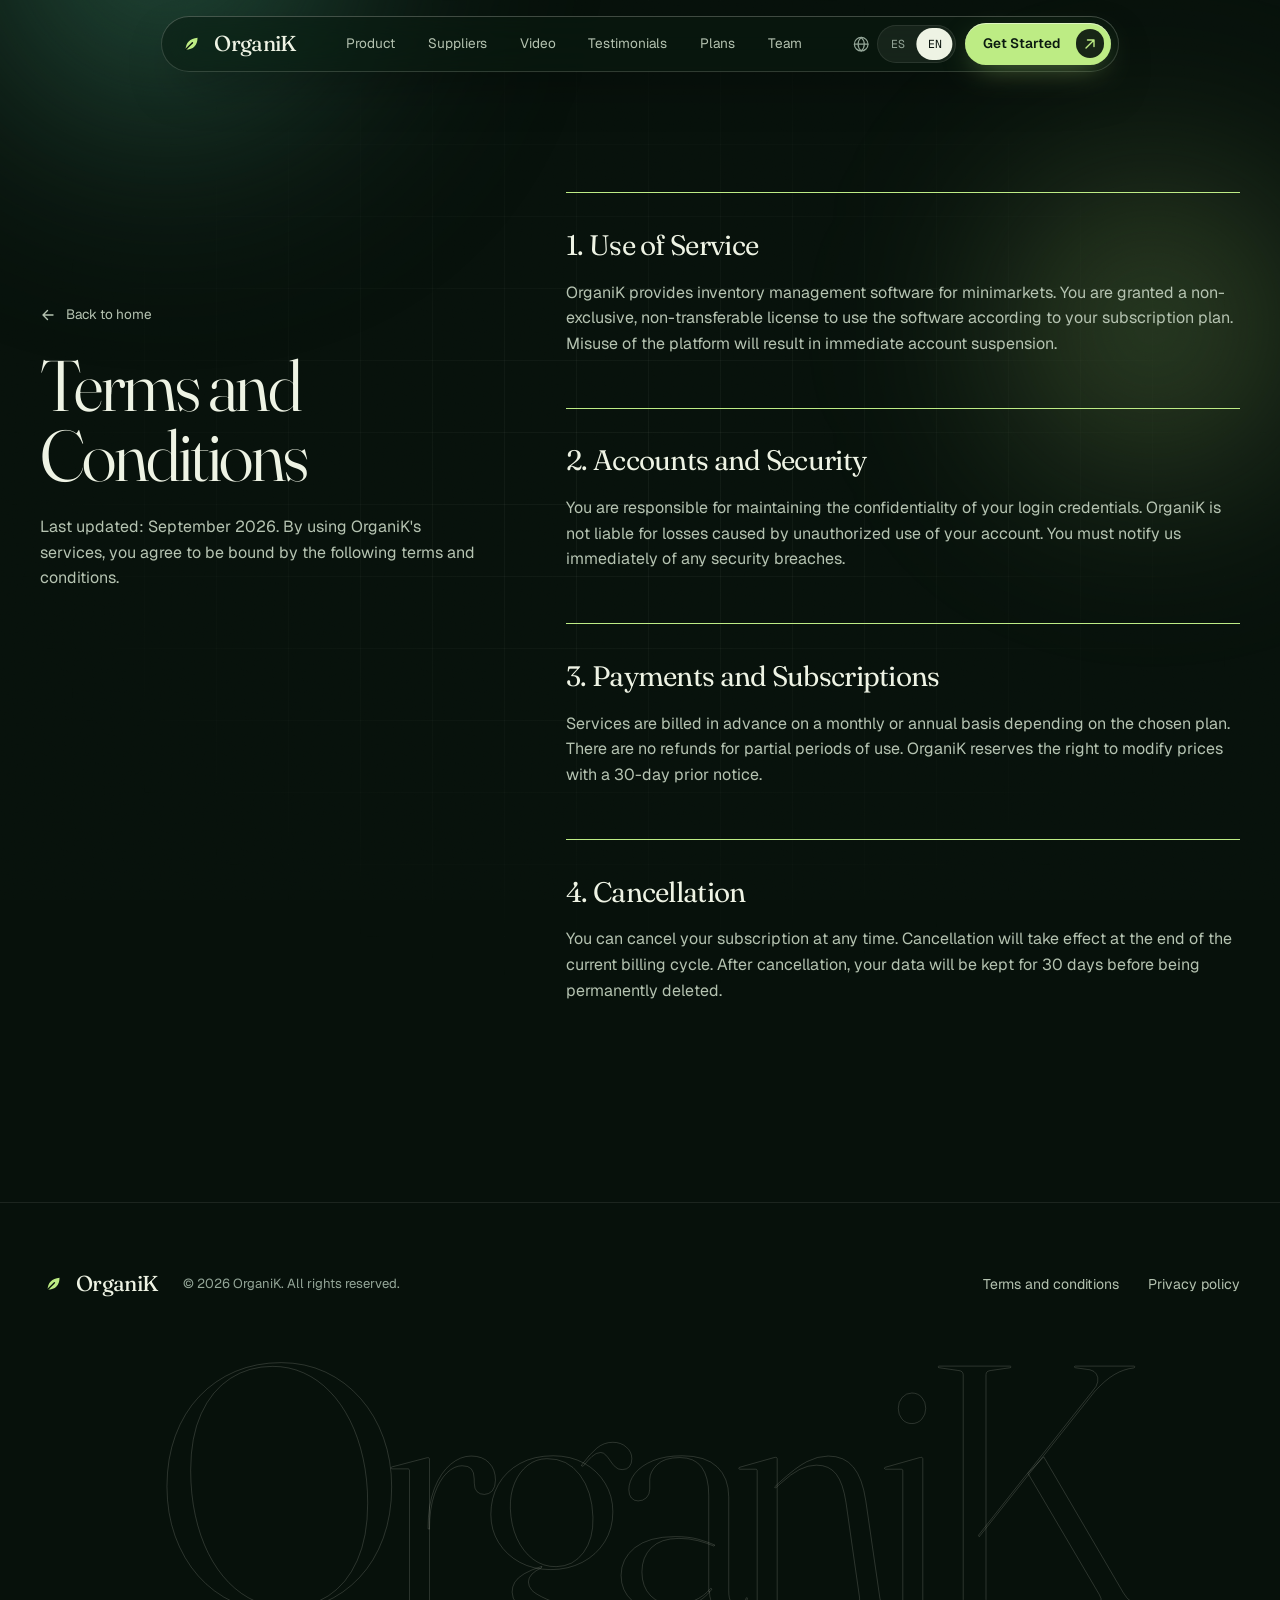
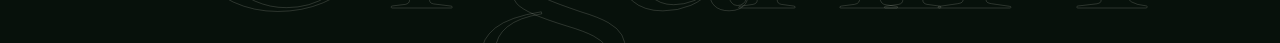
<file: public/terminos.html>
<!DOCTYPE html>
<html lang="es">
<head>
    <meta charset="UTF-8">
    <meta name="viewport" content="width=device-width, initial-scale=1.0, viewport-fit=cover">
    <title>Términos y condiciones · OrganiK</title>
    <meta name="description" content="Términos y condiciones de uso del servicio OrganiK.">
    <meta name="theme-color" content="#07110b">
    <link rel="icon" type="image/svg+xml" href="assets/images/favicon.svg">
    <link rel="preconnect" href="https://fonts.googleapis.com">
    <link rel="preconnect" href="https://fonts.gstatic.com" crossorigin>
    <link href="https://fonts.googleapis.com/css2?family=Fraunces:ital,opsz,wght@0,9..144,300..600;1,9..144,300..600&family=Geist:wght@300..700&family=Geist+Mono:wght@400;500&display=swap" rel="stylesheet">
    <link rel="stylesheet" href="assets/styles/styles.css">
</head>
<body data-page="legal">

    <a href="#main" class="skip" data-i18n="skip">Saltar al contenido</a>
    <div class="grain" aria-hidden="true"></div>
    <div class="progress" id="progress" aria-hidden="true"></div>

    <header class="nav-wrap" id="navbar">
        <div class="nav" id="nav">
            <a href="index.html" class="logo" aria-label="OrganiK">
                <span class="logo__mark"><svg viewBox="0 0 32 32" fill="none"><path d="M9 23c0-8 5-13 14-14 0 9-5 14-14 14z" fill="currentColor"/><path d="M9 23l8-8" stroke="var(--bg)" stroke-width="1.6" stroke-linecap="round"/></svg></span>
                <span class="logo__text">OrganiK</span>
            </a>
            <nav class="nav__links" aria-label="Principal">
                <a href="index.html#ofrecemos" data-i18n="nav_product">Producto</a>
                <a href="index.html#proveedores" data-i18n="nav_providers">Proveedores</a>
                <a href="index.html#video-producto" data-i18n="nav_video">Video</a>
                <a href="index.html#testimonios" data-i18n="nav_testimonials">Testimonios</a>
                <a href="index.html#planes" data-i18n="nav_plans">Planes</a>
                <a href="index.html#conocenos" data-i18n="nav_team">Equipo</a>
                <span class="nav__pill" aria-hidden="true"></span>
            </nav>
            <div class="nav__actions">
                <svg class="lang-ico" viewBox="0 0 20 20" fill="none" stroke="currentColor" stroke-width="1.3" stroke-linecap="round" stroke-linejoin="round" aria-hidden="true"><circle cx="10" cy="10" r="7.4"/><path d="M2.6 10h14.8M10 2.6c2.3 2.2 3.4 4.7 3.4 7.4S12.3 15.2 10 17.4C7.7 15.2 6.6 12.7 6.6 10S7.7 4.8 10 2.6z"/></svg>
                <div id="lang-toggle" class="lang" role="group" aria-label="Idioma / Language">
                    <span class="lang__thumb" aria-hidden="true"></span>
                    <button type="button" class="lang__opt" data-l="es" lang="es" title="Español" aria-pressed="true">ES</button>
                    <button type="button" class="lang__opt" data-l="en" lang="en" title="English" aria-pressed="false">EN</button>
                </div>
                <a href="https://organik-app-d6e58.web.app/register?role=administrator" data-app-path="/register?role=administrator" class="btn btn--sm magnetic">
                    <span class="btn__label" data-i18n="nav_start">Empezar</span>
                    <span class="btn__icon"><svg viewBox="0 0 16 16" fill="none" stroke="currentColor" stroke-width="1.4" stroke-linecap="round" stroke-linejoin="round"><path d="M4 12L12 4M5.5 4H12v6.5"/></svg></span>
                </a>
                <button class="burger" id="burger" type="button" aria-label="Menú" aria-expanded="false" aria-controls="menu"><span></span><span></span></button>
            </div>
        </div>
    </header>

    <div class="menu" id="menu" aria-hidden="true">
        <nav class="menu__links">
            <a href="index.html#ofrecemos"><span class="menu__n">01</span><span class="menu__t" data-i18n="nav_product">Producto</span></a>
            <a href="index.html#proveedores"><span class="menu__n">02</span><span class="menu__t" data-i18n="nav_providers">Proveedores</span></a>
            <a href="index.html#video-producto"><span class="menu__n">03</span><span class="menu__t" data-i18n="nav_video">Video</span></a>
            <a href="index.html#testimonios"><span class="menu__n">04</span><span class="menu__t" data-i18n="nav_testimonials">Testimonios</span></a>
            <a href="index.html#planes"><span class="menu__n">05</span><span class="menu__t" data-i18n="nav_plans">Planes</span></a>
            <a href="index.html#conocenos"><span class="menu__n">06</span><span class="menu__t" data-i18n="nav_team">Equipo</span></a>
            <a href="https://organik-d6e58.web.app/login" data-app-path="/login"><span class="menu__n">07</span><span class="menu__t" data-i18n="nav_login">Iniciar sesión</span></a>
        </nav>
    </div>

    <main id="main">
        <section class="legal">
            <div class="aurora" aria-hidden="true"><span class="aurora__orb aurora__orb--a"></span><span class="aurora__orb aurora__orb--b"></span><span class="aurora__grid"></span></div>
            <div class="container legal__wrap">
                <div class="legal__head">
                    <a href="index.html" class="back"><svg viewBox="0 0 16 16" fill="none" stroke="currentColor" stroke-width="1.4" stroke-linecap="round" stroke-linejoin="round"><path d="M13 8H3M7.5 3.5L3 8l4.5 4.5"/></svg><span data-i18n="back_home">Volver al inicio</span></a>
                    <h1 class="display" style="font-size:clamp(2.6rem,5.6vw,5rem)" data-split data-i18n="terms_title">Términos y Condiciones</h1>
                    <p data-i18n="terms_intro"></p>
                </div>
                <div class="legal__body">
                    <section class="legal__block">
                        <h2 data-i18n="terms_h1"></h2>
                        <p data-i18n="terms_p1"></p>
                    </section>
                    <section class="legal__block">
                        <h2 data-i18n="terms_h2"></h2>
                        <p data-i18n="terms_p2"></p>
                    </section>
                    <section class="legal__block">
                        <h2 data-i18n="terms_h3"></h2>
                        <p data-i18n="terms_p3"></p>
                    </section>
                    <section class="legal__block">
                        <h2 data-i18n="terms_h4"></h2>
                        <p data-i18n="terms_p4"></p>
                    </section>
                </div>
            </div>
        </section>
    </main>

    <footer class="footer">
        <div class="container footer__top">
            <div class="footer__left">
                <a href="index.html" class="logo">
                    <span class="logo__mark"><svg viewBox="0 0 32 32" fill="none"><path d="M9 23c0-8 5-13 14-14 0 9-5 14-14 14z" fill="currentColor"/><path d="M9 23l8-8" stroke="var(--bg)" stroke-width="1.6" stroke-linecap="round"/></svg></span>
                    <span class="logo__text">OrganiK</span>
                </a>
                <span class="copyright" data-i18n="footer_copyright">© 2026 OrganiK. Todos los derechos reservados.</span>
            </div>
            <div class="footer__links">
                <a href="terminos.html" data-i18n="footer_terms">Términos y condiciones</a>
                <a href="privacidad.html" data-i18n="footer_privacy">Política de privacidad</a>
            </div>
        </div>
        <div class="footer__word" aria-hidden="true"><span>O</span><span>r</span><span>g</span><span>a</span><span>n</span><span>i</span><span>K</span></div>
    </footer>

    <script src="assets/scripts/translations.js"></script>
    <script src="assets/scripts/main.js"></script>
</body>
</html>
</file>
<file: public/assets/styles/styles.css>
/* ==========================================================================
   Organik · sistema de diseño
   Bosque profundo + lima. Serif editorial (Fraunces) + grotesk (Geist).
   ========================================================================== */

:root {
    --bg: #07110b;
    --bg-2: #0b1a12;
    --surface: #0f2218;
    --surface-2: #14291e;
    --ink: #eef3e4;
    --ink-2: #b4c2b0;
    --ink-3: #94a698;
    --lime: #bdec84;
    --lime-2: #9fd45f;
    --forest: #1b3d2f;
    --moss: #2b5d49;
    --amber: #f0c36a;
    --coral: #f08a6a;
    --line: rgba(238, 243, 228, .09);
    --line-2: rgba(238, 243, 228, .17);

    --serif: 'Fraunces', 'Iowan Old Style', Georgia, serif;
    --sans: 'Geist', ui-sans-serif, system-ui, -apple-system, 'Segoe UI', sans-serif;
    --mono: 'Geist Mono', ui-monospace, 'Cascadia Mono', monospace;

    --ease: cubic-bezier(.32, .72, 0, 1);
    --ease-out: cubic-bezier(.16, 1, .3, 1);

    --r-xl: 2rem;
    --r-in: calc(2rem - 6px);

    --z-grain: 20;
    --z-menu: 40;
    --z-nav: 50;
    --z-progress: 60;
    --z-cursor: 90;
    --z-preloader: 100;

    --pad: clamp(1.25rem, 4vw, 2.5rem);
    --section: clamp(6rem, 13vw, 11rem);
}

*, *::before, *::after { box-sizing: border-box; margin: 0; padding: 0; }
html { -webkit-text-size-adjust: 100%; scroll-padding-top: 7rem; }
/* Al ir a una sección (anclas nativas) el contenido, no su padding, queda a 7rem del borde superior */
main > section[id], #conocenos { scroll-margin-top: calc(var(--section) * -1); }

body {
    background: var(--bg);
    color: var(--ink);
    font-family: var(--sans);
    font-size: 1rem;
    line-height: 1.6;
    -webkit-font-smoothing: antialiased;
    overflow-x: hidden;
    min-height: 100dvh;
}
body.is-loading { overflow: hidden; }

a { color: inherit; text-decoration: none; }
button { font: inherit; color: inherit; background: none; border: 0; cursor: pointer; }
ul { list-style: none; }
svg { display: block; }
::selection { background: var(--lime); color: var(--bg); }
:focus-visible { outline: 2px solid var(--lime); outline-offset: 3px; border-radius: 6px; }

.container { width: min(1240px, 100% - var(--pad) * 2); margin-inline: auto; }
.section { padding-block: var(--section); position: relative; }

.skip {
    position: fixed; top: .75rem; left: .75rem; z-index: var(--z-preloader);
    padding: .6rem 1rem; border-radius: 999px; background: var(--lime); color: var(--bg);
    font-weight: 600; transform: translateY(-200%); transition: transform .4s var(--ease);
}
.skip:focus { transform: none; }

/* ---------- Tipografía ---------- */
.display, .h2 {
    font-family: var(--serif);
    font-weight: 340;
    letter-spacing: -.035em;
    color: var(--ink);
    text-wrap: balance;
    font-variation-settings: 'opsz' 144;
}
.display { font-size: clamp(2.9rem, 7.1vw, 6.6rem); line-height: .98; }
.h2 { font-size: clamp(2.2rem, 4.9vw, 4.4rem); line-height: 1.02; }
.display em, .h2 em { font-style: italic; color: var(--lime); font-weight: 300; padding-right: .06em; }
.lead { color: var(--ink-2); font-size: clamp(1.02rem, 1.25vw, 1.2rem); max-width: 56ch; text-wrap: pretty; line-height: 1.65; }

.eyebrow {
    display: inline-flex; align-items: center; gap: .6rem;
    padding: .42rem .95rem .42rem .8rem; border-radius: 999px;
    background: rgba(238, 243, 228, .045); box-shadow: inset 0 0 0 1px var(--line-2);
    font-family: var(--mono); font-size: .72rem; letter-spacing: .14em; text-transform: uppercase; color: var(--ink-2);
}
.eyebrow__dot { width: 6px; height: 6px; border-radius: 50%; background: var(--lime); box-shadow: 0 0 12px var(--lime); }

/* split text */
.w { display: inline-block; overflow: hidden; vertical-align: top; padding-bottom: .14em; margin-bottom: -.14em; padding-right: .04em; margin-right: -.04em; }
.wi { display: inline-block; will-change: transform; }
.sw { opacity: .16; transition: none; }

/* ---------- Grano + progreso ---------- */
.grain {
    position: fixed; inset: 0; z-index: var(--z-grain); pointer-events: none; opacity: .07; mix-blend-mode: overlay;
    background-image: url("data:image/svg+xml,%3Csvg xmlns='http://www.w3.org/2000/svg' width='180' height='180'%3E%3Cfilter id='n'%3E%3CfeTurbulence type='fractalNoise' baseFrequency='.9' numOctaves='2' stitchTiles='stitch'/%3E%3C/filter%3E%3Crect width='100%25' height='100%25' filter='url(%23n)'/%3E%3C/svg%3E");
    animation: grain 1.2s steps(6) infinite;
}
@keyframes grain { 0%{transform:translate(0,0)} 20%{transform:translate(-3%,2%)} 40%{transform:translate(2%,-3%)} 60%{transform:translate(-2%,-1%)} 80%{transform:translate(3%,3%)} 100%{transform:translate(0,0)} }
.progress { position: fixed; top: 0; left: 0; right: 0; height: 2px; z-index: var(--z-progress); background: linear-gradient(90deg, var(--moss), var(--lime)); transform-origin: 0 50%; transform: scaleX(0); box-shadow: 0 0 14px rgba(189, 236, 132, .6); }

/* ---------- Preloader ---------- */
.preloader { position: fixed; inset: 0; z-index: var(--z-preloader); display: grid; place-items: center; background: var(--bg); color: var(--lime); }
.preloader__curtain { position: absolute; inset: auto 0 0 0; height: 0; background: var(--bg); }
.preloader__inner { display: grid; justify-items: center; gap: 1.4rem; }
.preloader__mark { width: 72px; height: 72px; overflow: visible; }
.preloader__mark path { stroke-dasharray: 200; stroke-dashoffset: 200; animation: draw 1.6s var(--ease-out) forwards; }
.preloader__mark .vein { animation-delay: .35s; }
@keyframes draw { to { stroke-dashoffset: 0; } }
.preloader__count { font-family: var(--mono); font-size: .8rem; letter-spacing: .3em; color: var(--ink-3); font-variant-numeric: tabular-nums; }
.no-motion .preloader { display: none; }
@keyframes failsafe { to { opacity: 0; visibility: hidden; } }
.preloader { animation: failsafe .01s 12s forwards; }

/* ---------- Botones ---------- */
.btn {
    --h: 3.2rem;
    display: inline-flex; align-items: center; justify-content: space-between; gap: 1rem;
    height: var(--h); padding: .4rem .4rem .4rem 1.5rem; border-radius: 999px;
    background: var(--lime); color: #0b1a10; font-weight: 600; font-size: .95rem; letter-spacing: -.005em;
    box-shadow: 0 10px 30px -10px rgba(189, 236, 132, .5), inset 0 1px 0 rgba(255, 255, 255, .5);
    transition: transform .6s var(--ease), scale .3s var(--ease), box-shadow .6s var(--ease), background-color .4s var(--ease);
    position: relative; overflow: hidden; isolation: isolate; will-change: transform;
}
.btn::before { content: ''; position: absolute; inset: 0; z-index: -1; background: radial-gradient(120% 120% at var(--bx, 50%) 120%, rgba(255, 255, 255, .55), transparent 55%); opacity: 0; transition: opacity .5s var(--ease); }
.btn:hover::before { opacity: 1; }
.btn:hover { box-shadow: 0 18px 44px -12px rgba(189, 236, 132, .65), inset 0 1px 0 rgba(255, 255, 255, .6); }
.btn:active { scale: .97; }
.btn__icon { width: calc(var(--h) - .8rem); height: calc(var(--h) - .8rem); border-radius: 50%; background: rgba(7, 17, 11, .9); color: var(--lime); display: grid; place-items: center; flex: none; transition: transform .6s var(--ease); overflow: hidden; }
.btn__icon svg { width: 16px; height: 16px; transition: transform .6s var(--ease); }
.btn:hover .btn__icon { transform: scale(1.06); }
.btn:hover .btn__icon svg { transform: translate(2px, -2px); }
.btn--sm { --h: 2.6rem; padding-left: 1.15rem; font-size: .85rem; }
.btn--lg { --h: 3.7rem; padding-left: 1.9rem; font-size: 1rem; }
.btn--block { width: 100%; }
.btn--quiet { background: rgba(238, 243, 228, .07); color: var(--ink); box-shadow: inset 0 0 0 1px var(--line-2); }
.btn--quiet .btn__icon { background: var(--ink); color: var(--bg); }
.btn--quiet:hover { background: rgba(238, 243, 228, .12); box-shadow: inset 0 0 0 1px rgba(238, 243, 228, .3); }

.btn-ghost { display: inline-flex; align-items: center; gap: .85rem; font-weight: 500; font-size: .95rem; color: var(--ink); padding: .4rem .6rem .4rem .4rem; border-radius: 999px; transition: color .4s var(--ease); }
.btn-ghost__play { width: 3.2rem; height: 3.2rem; border-radius: 50%; display: grid; place-items: center; box-shadow: inset 0 0 0 1px var(--line-2); background: rgba(238, 243, 228, .05); transition: background .5s var(--ease), color .5s var(--ease), transform .6s var(--ease); }
.btn-ghost__play svg { width: 14px; height: 14px; margin-left: 2px; }
.btn-ghost:hover .btn-ghost__play { background: var(--lime); color: var(--bg); transform: scale(1.08); }

/* ---------- Navegación ---------- */
.nav-wrap { position: fixed; inset: 1rem 0 auto; z-index: var(--z-nav); display: flex; justify-content: center; pointer-events: none; padding-inline: var(--pad); }
.nav {
    pointer-events: auto; display: flex; align-items: center; gap: clamp(1rem, 3vw, 2.2rem);
    padding: .45rem .5rem .45rem 1.1rem; border-radius: 999px;
    background: rgba(11, 26, 18, .55); -webkit-backdrop-filter: blur(22px) saturate(1.4); backdrop-filter: blur(22px) saturate(1.4);
    box-shadow: inset 0 0 0 1px var(--line-2), inset 0 1px 0 rgba(255, 255, 255, .08), 0 20px 50px -20px rgba(0, 0, 0, .7);
    transition: transform .8s var(--ease), background .6s var(--ease);
    max-width: 100%;
}
.nav-wrap.is-hidden .nav { transform: translateY(-160%); }
.nav-wrap.is-solid .nav { background: rgba(7, 17, 11, .78); }

.logo { display: inline-flex; align-items: center; gap: .55rem; font-family: var(--serif); font-size: 1.35rem; font-weight: 420; letter-spacing: -.03em; color: var(--ink); }
.logo__mark { width: 1.7rem; height: 1.7rem; color: var(--lime); transition: transform .8s var(--ease); display: block; }
.logo:hover .logo__mark { transform: rotate(-18deg) scale(1.1); }

.nav__links { position: relative; display: flex; gap: .15rem; }
.nav__links a { position: relative; z-index: 1; padding: .5rem .95rem; border-radius: 999px; font-size: .85rem; color: var(--ink-2); transition: color .4s var(--ease); white-space: nowrap; }
.nav__links a:hover, .nav__links a.is-active { color: var(--ink); }
.nav__pill { position: absolute; z-index: 0; top: 0; left: 0; height: 100%; width: 100px; transform-origin: 0 50%; border-radius: 999px; background: rgba(238, 243, 228, .09); box-shadow: inset 0 0 0 1px var(--line); opacity: 0; transition: transform .6s var(--ease), opacity .4s; }
.nav__actions { display: flex; align-items: center; gap: .6rem; }

.lang { position: relative; display: inline-grid; grid-template-columns: 1fr 1fr; padding: 3px; border-radius: 999px; background: rgba(238, 243, 228, .06); box-shadow: inset 0 0 0 1px var(--line); font-family: var(--mono); font-size: .72rem; letter-spacing: .12em; cursor: pointer; }
.lang__opt { position: relative; z-index: 1; padding: .42rem .7rem; color: var(--ink-3); transition: color .5s var(--ease); text-align: center; cursor: pointer; border-radius: 999px; }
.lang__opt:hover { color: var(--ink); }
.lang-ico { width: 1.15rem; height: 1.15rem; color: var(--ink-3); flex: none; margin-right: -.2rem; }
.lang__thumb { position: absolute; z-index: 0; top: 3px; bottom: 3px; left: 3px; width: calc(50% - 3px); border-radius: 999px; background: var(--ink); transition: transform .6s var(--ease); }
.lang[data-lang='es'] [data-l='es'], .lang[data-lang='en'] [data-l='en'], .lang[data-lang='es'] [data-l='es']:hover, .lang[data-lang='en'] [data-l='en']:hover { color: var(--bg); }
.lang[data-lang='en'] .lang__thumb { transform: translateX(100%); }

.burger { display: none; width: 2.6rem; height: 2.6rem; border-radius: 50%; background: rgba(238, 243, 228, .07); box-shadow: inset 0 0 0 1px var(--line-2); position: relative; }
.burger span { position: absolute; left: 50%; top: 50%; width: 16px; height: 1.5px; margin-left: -8px; background: var(--ink); border-radius: 2px; transition: transform .7s var(--ease); }
.burger span:first-child { transform: translateY(-3.5px); }
.burger span:last-child { transform: translateY(3.5px); }
.burger[aria-expanded='true'] span:first-child { transform: rotate(45deg); }
.burger[aria-expanded='true'] span:last-child { transform: rotate(-45deg); }

.menu { position: fixed; inset: 0; z-index: var(--z-menu); display: grid; align-content: center; padding: 6rem var(--pad) 3rem; background: rgba(7, 17, 11, .86); -webkit-backdrop-filter: blur(40px); backdrop-filter: blur(40px); visibility: hidden; clip-path: circle(0% at calc(100% - 2.6rem) 2.6rem); transition: clip-path .9s var(--ease), visibility 0s .9s; }
.menu.is-open { visibility: visible; clip-path: circle(150% at calc(100% - 2.6rem) 2.6rem); transition: clip-path .9s var(--ease), visibility 0s; }
.menu__links { display: grid; gap: .4rem; }
.menu__links a { display: flex; align-items: baseline; gap: 1rem; overflow: hidden; padding-block: .3rem; }
.menu__n { font-family: var(--mono); font-size: .75rem; color: var(--lime); }
.menu__t { font-family: var(--serif); font-size: clamp(2.1rem, 9vw, 3.4rem); letter-spacing: -.03em; line-height: 1.08; transform: translateY(110%); opacity: 0; transition: transform .9s var(--ease), opacity .6s var(--ease); }
.menu.is-open .menu__t { transform: none; opacity: 1; }
.menu.is-open a:nth-child(1) .menu__t { transition-delay: .18s; }
.menu.is-open a:nth-child(2) .menu__t { transition-delay: .25s; }
.menu.is-open a:nth-child(3) .menu__t { transition-delay: .32s; }
.menu.is-open a:nth-child(4) .menu__t { transition-delay: .39s; }
.menu.is-open a:nth-child(5) .menu__t { transition-delay: .46s; }
.menu.is-open a:nth-child(6) .menu__t { transition-delay: .53s; }
.menu.is-open a:nth-child(7) .menu__t { transition-delay: .6s; }

/* ---------- Doble bisel ---------- */
.bezel { padding: 6px; border-radius: var(--r-xl); background: rgba(238, 243, 228, .035); box-shadow: inset 0 0 0 1px var(--line); position: relative; transform-style: preserve-3d; }
.bezel__core { border-radius: var(--r-in); background: linear-gradient(180deg, var(--surface-2), var(--surface)); box-shadow: inset 0 1px 0 rgba(255, 255, 255, .09), 0 30px 60px -30px rgba(0, 0, 0, .8); position: relative; overflow: hidden; height: 100%; }
.bezel--lime { background: rgba(189, 236, 132, .1); box-shadow: inset 0 0 0 1px rgba(189, 236, 132, .22); }
.bezel--lime .bezel__core { background: linear-gradient(160deg, #cdf59a, var(--lime) 55%, #a9dd6e); color: #0b1a10; box-shadow: inset 0 1px 0 rgba(255, 255, 255, .6), 0 40px 80px -30px rgba(189, 236, 132, .35); }

/* spotlight que sigue al cursor */
.spot .bezel__core::after, .tilt .bezel__core::after { content: ''; position: absolute; inset: 0; pointer-events: none; border-radius: inherit; background: radial-gradient(420px circle at var(--mx, 50%) var(--my, 0%), rgba(189, 236, 132, .13), transparent 60%); opacity: 0; transition: opacity .6s var(--ease); }
.spot:hover .bezel__core::after, .tilt:hover .bezel__core::after { opacity: 1; }
.bezel--lime .bezel__core::after { background: radial-gradient(420px circle at var(--mx, 50%) var(--my, 0%), rgba(255, 255, 255, .45), transparent 60%) !important; }
.spot::before, .tilt::before { content: ''; position: absolute; inset: 0; border-radius: inherit; pointer-events: none; padding: 1px; background: radial-gradient(300px circle at var(--mx, 50%) var(--my, 0%), rgba(189, 236, 132, .85), transparent 55%); -webkit-mask: linear-gradient(#000 0 0) content-box, linear-gradient(#000 0 0); -webkit-mask-composite: xor; mask-composite: exclude; opacity: 0; transition: opacity .5s var(--ease); }
.spot:hover::before, .tilt:hover::before { opacity: 1; }

/* ---------- Hero ---------- */
.hero { position: relative; min-height: 100dvh; padding: clamp(8rem, 14vh, 10rem) 0 clamp(5rem, 9vh, 7rem); display: grid; align-items: center; overflow: hidden; }
.aurora { position: absolute; inset: 0; pointer-events: none; }
.aurora__orb { position: absolute; border-radius: 50%; filter: blur(90px); will-change: transform; }
.aurora__orb--a { width: 46vw; height: 46vw; max-width: 720px; max-height: 720px; top: -14%; left: -10%; background: radial-gradient(circle, rgba(43, 93, 73, .95), transparent 68%); animation: drift 18s var(--ease) infinite alternate; }
.aurora__orb--b { width: 36vw; height: 36vw; max-width: 560px; max-height: 560px; right: -8%; top: 8%; background: radial-gradient(circle, rgba(189, 236, 132, .32), transparent 65%); animation: drift 22s var(--ease) infinite alternate-reverse; }
.aurora__orb--c { width: 30vw; height: 30vw; max-width: 460px; max-height: 460px; left: 34%; bottom: -18%; background: radial-gradient(circle, rgba(27, 61, 47, 1), transparent 65%); animation: drift 26s var(--ease) infinite alternate; }
@keyframes drift { 0% { translate: 0 0; scale: 1; } 100% { translate: 6% 8%; scale: 1.15; } }
.aurora__grid { position: absolute; inset: 0; background-image: linear-gradient(var(--line) 1px, transparent 1px), linear-gradient(90deg, var(--line) 1px, transparent 1px); background-size: 72px 72px; -webkit-mask-image: radial-gradient(70% 60% at 50% 40%, #000, transparent 75%); mask-image: radial-gradient(70% 60% at 50% 40%, #000, transparent 75%); opacity: .6; }

.hero__grid { position: relative; display: grid; grid-template-columns: minmax(0, 1.15fr) minmax(0, .85fr); gap: clamp(2rem, 5vw, 5rem); align-items: center; }
.hero__copy { display: grid; gap: clamp(1.4rem, 2.6vw, 2rem); justify-items: start; }
.hero__cta { display: flex; flex-wrap: wrap; align-items: center; gap: 1rem 1.6rem; }

.stats { display: flex; flex-wrap: wrap; gap: 1.2rem clamp(1.6rem, 3.5vw, 3rem); margin-top: .6rem; padding-top: 1.6rem; border-top: 1px solid var(--line); width: 100%; max-width: 36rem; }
.stat dd { font-family: var(--serif); font-size: clamp(1.8rem, 3vw, 2.5rem); font-weight: 340; letter-spacing: -.03em; line-height: 1; font-variant-numeric: tabular-nums; order: 1; color: var(--ink); }
.stat dt { font-size: .78rem; color: var(--ink-3); margin-top: .45rem; order: 2; }
.stat { display: flex; flex-direction: column; }

.scroll-hint { position: absolute; left: 0; right: 0; margin-inline: auto; width: max-content; bottom: 1.6rem; display: grid; justify-items: center; gap: .6rem; font-family: var(--mono); font-size: .7rem; letter-spacing: .2em; text-transform: uppercase; color: var(--ink-3); }
.scroll-hint__line { width: 1px; height: 44px; background: linear-gradient(var(--line-2), transparent); position: relative; overflow: hidden; }
.scroll-hint__line::after { content: ''; position: absolute; left: 0; top: 0; width: 1px; height: 16px; background: var(--lime); animation: scrolldown 2s var(--ease) infinite; }
@keyframes scrolldown { 0% { transform: translateY(-16px); } 100% { transform: translateY(44px); } }

/* mockup */
.hero__visual { position: relative; perspective: 1400px; padding: 1.5rem 0; }
.dash { padding: clamp(1.3rem, 2.2vw, 1.8rem); display: grid; gap: 1.3rem; }
.dash__top { display: flex; justify-content: space-between; align-items: flex-start; gap: 1rem; }
.dash__label { font-size: .8rem; color: var(--ink-3); }
.dash__num { font-family: var(--serif); font-weight: 320; font-size: clamp(3.4rem, 6vw, 5rem); line-height: 1; letter-spacing: -.04em; color: var(--ink); font-variant-numeric: tabular-nums; margin-top: .2rem; }
.live { display: inline-flex; align-items: center; gap: .5rem; padding: .35rem .7rem; border-radius: 999px; font-family: var(--mono); font-size: .7rem; letter-spacing: .12em; text-transform: uppercase; color: var(--lime); background: rgba(189, 236, 132, .09); box-shadow: inset 0 0 0 1px rgba(189, 236, 132, .22); }
.live i { width: 6px; height: 6px; border-radius: 50%; background: var(--lime); position: relative; }
.live i::after { content: ''; position: absolute; inset: 0; border-radius: 50%; background: var(--lime); animation: ping 1.8s var(--ease-out) infinite; }
@keyframes ping { to { transform: scale(3.2); opacity: 0; } }
.dash__chart { display: flex; align-items: flex-end; gap: 6px; height: 7.5rem; padding-top: .5rem; }
.dash__chart i { flex: 1; height: 100%; border-radius: 6px 6px 3px 3px; background: linear-gradient(180deg, var(--lime), var(--moss)); transform-origin: 50% 100%; transform: scaleY(var(--s, .1)); transition: transform 1.1s var(--ease); opacity: .9; }
.dash__chart i:nth-child(3n) { background: linear-gradient(180deg, #d9f7b0, var(--lime-2)); }
.dash__chart i:nth-child(4n+1) { background: linear-gradient(180deg, var(--moss), var(--forest)); }
.dash__cards { display: grid; grid-template-columns: 1fr 1fr; gap: .7rem; }
.m-card { position: relative; padding: 1rem 1.1rem; border-radius: 1.1rem; background: rgba(238, 243, 228, .045); box-shadow: inset 0 0 0 1px var(--line); display: grid; gap: .1rem; }
.m-card span { font-size: .78rem; color: var(--ink-3); }
.m-card b { font-family: var(--serif); font-size: 2rem; font-weight: 360; letter-spacing: -.03em; line-height: 1.1; font-variant-numeric: tabular-nums; }
.m-card__ring { position: absolute; right: .9rem; top: 50%; width: 2.6rem; height: 2.6rem; translate: 0 -50%; rotate: -90deg; fill: none; stroke-width: 2.4; }
.m-card__ring circle { stroke: var(--line-2); }
.m-card__ring .m-card__arc { stroke: var(--amber); stroke-linecap: round; stroke-dasharray: 100; stroke-dashoffset: 100; transition: stroke-dashoffset 1.6s var(--ease) .6s; }
.m-card--out .m-card__arc { stroke: var(--coral); }
.is-in .m-card__arc { stroke-dashoffset: 62; }
.is-in .m-card--out .m-card__arc { stroke-dashoffset: 88; }

.toast { position: absolute; z-index: 3; display: inline-flex; align-items: center; gap: .65rem; padding: .55rem 1rem .55rem .6rem; border-radius: 999px; font-size: .78rem; color: var(--ink); background: rgba(15, 34, 24, .78); -webkit-backdrop-filter: blur(16px); backdrop-filter: blur(16px); box-shadow: inset 0 0 0 1px var(--line-2), 0 20px 40px -18px rgba(0, 0, 0, .8); white-space: nowrap; animation: floaty 7s ease-in-out infinite; }
.toast__ico { width: 1.7rem; height: 1.7rem; border-radius: 50%; display: grid; place-items: center; background: rgba(189, 236, 132, .14); color: var(--lime); }
.toast__ico svg { width: 15px; height: 15px; }
.toast__ico--warn { background: rgba(240, 195, 106, .15); color: var(--amber); }
.toast__ico--low { background: rgba(240, 138, 106, .15); color: var(--coral); }
.toast--1 { top: -.4rem; left: -3.2rem; }
.toast--2 { top: 42%; right: -2.2rem; animation-delay: -2.4s; }
.toast--3 { bottom: -.2rem; left: 1.5rem; animation-delay: -4.6s; }
@keyframes floaty { 0%, 100% { translate: 0 0; } 50% { translate: 0 -10px; } }

/* ---------- Marquee ---------- */
.marquee { overflow: hidden; padding-block: 2.2rem; border-block: 1px solid var(--line); background: linear-gradient(180deg, transparent, rgba(189, 236, 132, .025), transparent); }
.marquee__row { display: flex; width: max-content; will-change: transform; }
.marquee__track { display: flex; align-items: center; gap: 2.6rem; padding-right: 2.6rem; font-family: var(--serif); font-size: clamp(2.4rem, 6vw, 5rem); font-weight: 300; letter-spacing: -.035em; line-height: 1; white-space: nowrap; color: transparent; -webkit-text-stroke: 1px rgba(238, 243, 228, .38); }
.marquee__track span { transition: color .4s var(--ease), -webkit-text-stroke-color .4s; }
.marquee__track span:nth-of-type(3n+1) { color: var(--ink); -webkit-text-stroke: 0; font-style: italic; }
.marquee__track i { width: .9rem; height: .9rem; flex: none; border-radius: 50% 0 50% 0; background: var(--lime); rotate: -20deg; }

/* ---------- Funciones ---------- */
.features__grid { display: grid; grid-template-columns: minmax(0, .8fr) minmax(0, 1.2fr); gap: clamp(2.5rem, 6vw, 6rem); align-items: start; }
.features__sticky { position: sticky; top: 7rem; display: grid; gap: 1.6rem; justify-items: start; }
.scrub-text { max-width: 44ch; }

.bento { display: grid; grid-template-columns: repeat(6, minmax(0, 1fr)); gap: 1rem; }
.bento__a { grid-column: span 6; }
.bento__b { grid-column: span 3; }
.bento__c { grid-column: span 3; }
.bento__d { grid-column: span 2; }
.bento__e { grid-column: span 4; }
.card { padding: clamp(1.3rem, 2vw, 1.7rem); display: grid; gap: .5rem; align-content: space-between; min-height: 17rem; }
.card h3 { font-family: var(--serif); font-weight: 400; font-size: 1.5rem; letter-spacing: -.025em; line-height: 1.1; margin-top: 1rem; }
.card p { color: var(--ink-2); font-size: .92rem; line-height: 1.55; max-width: 34ch; }
.bezel--lime .card p { color: rgba(11, 26, 16, .72); }
.bezel--lime .card h3 { color: #0b1a10; }
.card__viz { min-height: 7.5rem; display: grid; align-content: center; }
.card--wide { grid-template-columns: 1fr; }

.viz-alerts { position: relative; height: 8.6rem; align-content: start; }
.note { position: absolute; left: 0; right: 0; display: flex; align-items: center; gap: .7rem; padding: .7rem 1rem; border-radius: 1.1rem; background: rgba(7, 17, 11, .9); color: var(--ink); font-size: .85rem; box-shadow: 0 14px 30px -14px rgba(7, 17, 11, .6); transition: transform 1s var(--ease), opacity .8s var(--ease), filter .8s var(--ease); }
.note i { width: .55rem; height: .55rem; border-radius: 50%; background: var(--lime); flex: none; }
.note:nth-child(2) i { background: var(--amber); } .note:nth-child(3) i { background: var(--coral); }
.note.s0 { transform: translateY(0) scale(1); opacity: 1; z-index: 3; }
.note.s1 { transform: translateY(2.6rem) scale(.95); opacity: .65; z-index: 2; filter: blur(.4px); }
.note.s2 { transform: translateY(4.7rem) scale(.9); opacity: .35; z-index: 1; filter: blur(1px); }
.note.s3 { transform: translateY(-1.4rem) scale(1.02); opacity: 0; z-index: 4; }

.viz-rows { gap: .8rem; }
.row { display: grid; grid-template-columns: .7rem 1fr 2.4rem; align-items: center; gap: .8rem; }
.row b { width: .7rem; height: .7rem; border-radius: 3px; background: var(--moss); }
.row span { height: .5rem; border-radius: 999px; background: rgba(238, 243, 228, .07); position: relative; overflow: hidden; }
.row span::after { content: ''; position: absolute; inset: 0; width: var(--w); background: linear-gradient(90deg, var(--moss), var(--lime)); border-radius: inherit; transform-origin: 0 50%; transform: scaleX(var(--p, 0)); transition: transform 1.4s var(--ease); }
.row em { font-family: var(--mono); font-style: normal; font-size: .72rem; color: var(--ink-3); text-align: right; font-variant-numeric: tabular-nums; }
.row:nth-child(2) b { background: var(--lime-2); } .row:nth-child(3) b { background: var(--amber); } .row:nth-child(4) b { background: #5ba384; }

.viz-batch { gap: 1.1rem; justify-items: start; }
.batch { font-family: var(--mono); font-size: clamp(1.4rem, 2.3vw, 1.9rem); letter-spacing: .06em; color: var(--lime); padding: .5rem 1rem; border-radius: .9rem; background: rgba(189, 236, 132, .07); box-shadow: inset 0 0 0 1px rgba(189, 236, 132, .2); font-variant-numeric: tabular-nums; }
.batch__bar { width: 100%; height: 3px; border-radius: 3px; background: var(--line); overflow: hidden; }
.batch__bar i { display: block; height: 100%; width: 100%; background: var(--lime); transform-origin: 0 50%; animation: scan 3.2s var(--ease) infinite; }
@keyframes scan { 0% { transform: scaleX(0); transform-origin: 0 50%; } 50% { transform: scaleX(1); transform-origin: 0 50%; } 50.01% { transform-origin: 100% 50%; } 100% { transform: scaleX(0); transform-origin: 100% 50%; } }

.viz-ring { position: relative; width: 7.4rem; height: 7.4rem; justify-self: start; }
.viz-ring svg { width: 100%; height: 100%; rotate: -90deg; fill: none; stroke-width: 7; }
.ring-bg { stroke: var(--line); }
.ring-fg { stroke: var(--lime); stroke-linecap: round; stroke-dasharray: 100; stroke-dashoffset: 100; transition: stroke-dashoffset 1.8s var(--ease); filter: drop-shadow(0 0 6px rgba(189, 236, 132, .5)); }
.ring-n { position: absolute; inset: 0; display: grid; place-content: center; text-align: center; line-height: 1; }
.ring-n b { font-family: var(--serif); font-size: 2.1rem; font-weight: 340; letter-spacing: -.03em; font-variant-numeric: tabular-nums; }
.ring-n span { font-size: .7rem; color: var(--ink-3); margin-top: .25rem; font-family: var(--mono); letter-spacing: .08em; text-transform: uppercase; }

.viz-roles { gap: 1.2rem; }
.roles { display: flex; flex-wrap: wrap; gap: .45rem; }
.role { padding: .42rem .9rem; border-radius: 999px; font-size: .78rem; color: var(--ink-3); box-shadow: inset 0 0 0 1px var(--line); transition: background .6s var(--ease), color .6s var(--ease), box-shadow .6s var(--ease); }
.role.is-on { background: var(--lime); color: #0b1a10; box-shadow: none; }
.bars { display: flex; align-items: flex-end; gap: .5rem; height: 5.2rem; }
.bars i { flex: 1; height: 100%; border-radius: 6px; background: linear-gradient(180deg, var(--moss), var(--forest)); transform-origin: 50% 100%; transform: scaleY(var(--s, 0)); transition: transform 1.1s var(--ease), background .6s; }
.bars i:nth-child(odd) { background: linear-gradient(180deg, var(--lime), var(--lime-2)); opacity: .85; }

/* ---------- Video ---------- */
.section__head { display: grid; gap: 1.6rem; justify-items: start; margin-bottom: clamp(3rem, 6vw, 5.5rem); max-width: 52rem; }
.section__head--center { justify-items: center; text-align: center; margin-inline: auto; }
.video-grid { display: grid; grid-template-columns: repeat(12, minmax(0, 1fr)); gap: 2rem; align-items: start; }
.video-solo { max-width: 62rem; margin-inline: auto; }
.video-split { display: grid; grid-template-columns: minmax(0, .8fr) minmax(0, 1.2fr); gap: clamp(2rem, 5vw, 5rem); align-items: center; }
.video-split__head { margin-bottom: 0; }
.vid__soon { position: absolute; top: 1.2rem; left: 1.2rem; z-index: 1; padding: .32rem .8rem; border-radius: 999px; font-family: var(--mono); font-size: .68rem; letter-spacing: .14em; text-transform: uppercase; color: var(--ink); background: rgba(7, 17, 11, .55); -webkit-backdrop-filter: blur(10px); backdrop-filter: blur(10px); box-shadow: inset 0 0 0 1px var(--line-2); }
.video-card--a { grid-column: 1 / span 7; }
.video-card--b { grid-column: 8 / span 5; margin-top: clamp(3rem, 9vw, 8rem); }
.video-info { padding: 1.4rem .6rem 0; display: grid; gap: .5rem; }
.video-info h3 { font-family: var(--serif); font-weight: 400; font-size: clamp(1.3rem, 2vw, 1.7rem); letter-spacing: -.025em; line-height: 1.12; text-wrap: balance; }
.video-info p { color: var(--ink-2); max-width: 42ch; font-size: .95rem; }

.vid { position: relative; aspect-ratio: 16 / 10; display: grid; place-items: center; background: var(--forest); isolation: isolate; cursor: pointer; }
.video-card--b .vid { aspect-ratio: 4 / 5; }
.vid--light { background: linear-gradient(160deg, #2b5d49, #1b3d2f); }
.vid--dark { background: linear-gradient(160deg, #0f2a1d, #07110b); }
.vid__art { position: absolute; inset: 0; z-index: -1; overflow: hidden; }
.blob { position: absolute; border-radius: 50%; filter: blur(40px); will-change: transform; }
.b1 { width: 55%; aspect-ratio: 1; left: -8%; top: -10%; background: rgba(189, 236, 132, .55); animation: drift 12s var(--ease) infinite alternate; }
.b2 { width: 45%; aspect-ratio: 1; right: -6%; bottom: -12%; background: rgba(43, 93, 73, .95); animation: drift 15s var(--ease) infinite alternate-reverse; }
.b3 { width: 28%; aspect-ratio: 1; left: 40%; top: 34%; background: rgba(240, 195, 106, .3); animation: drift 10s var(--ease) infinite alternate; }
.vid--light .b1 { background: rgba(189, 236, 132, .8); }
.eq { position: absolute; left: 1.6rem; bottom: 1.8rem; display: flex; align-items: flex-end; gap: 4px; height: 1.8rem; opacity: 0; transition: opacity .6s var(--ease); }
.eq i { width: 3px; height: 100%; border-radius: 3px; background: var(--ink); transform-origin: 50% 100%; transform: scaleY(.2); }
.vid.is-playing .eq { opacity: 1; }
.vid.is-playing .eq i { animation: eq 1s ease-in-out infinite; }
.eq i:nth-child(2) { animation-delay: -.2s !important; } .eq i:nth-child(3) { animation-delay: -.5s !important; } .eq i:nth-child(4) { animation-delay: -.1s !important; } .eq i:nth-child(5) { animation-delay: -.7s !important; } .eq i:nth-child(6) { animation-delay: -.35s !important; } .eq i:nth-child(7) { animation-delay: -.6s !important; }
@keyframes eq { 0%, 100% { transform: scaleY(.2); } 50% { transform: scaleY(1); } }
.vid__time { position: absolute; left: 1.6rem; right: 1.6rem; bottom: .9rem; height: 2px; background: rgba(238, 243, 228, .15); border-radius: 2px; overflow: hidden; }
.vid__time i { display: block; height: 100%; background: var(--lime); transform-origin: 0 50%; transform: scaleX(0); }
.vid.is-playing .vid__time i { animation: timeline 24s linear forwards; }
@keyframes timeline { to { transform: scaleX(1); } }

.play { position: relative; width: clamp(4.4rem, 7vw, 6rem); height: clamp(4.4rem, 7vw, 6rem); border-radius: 50%; display: grid; place-items: center; background: rgba(238, 243, 228, .92); color: var(--bg); box-shadow: 0 20px 50px -14px rgba(0, 0, 0, .7); transition: transform .6s var(--ease), background .4s; }
.play:hover { background: var(--lime); }
.play svg { width: 34%; height: 34%; grid-area: 1 / 1; transition: transform .5s var(--ease), opacity .4s var(--ease); }
.play__i { margin-left: 4%; }
.play__p { opacity: 0; transform: scale(.4); }
.vid.is-playing .play__i { opacity: 0; transform: scale(.4); }
.vid.is-playing .play__p { opacity: 1; transform: none; }
.play__ring { position: absolute; inset: 0; border-radius: 50%; box-shadow: 0 0 0 1px rgba(238, 243, 228, .5); animation: ring 2.8s var(--ease-out) infinite; }
.play__ring:nth-of-type(2) { animation-delay: 1.4s; }
.vid.is-playing .play__ring { animation-play-state: paused; opacity: 0; }
@keyframes ring { 0% { transform: scale(1); opacity: .8; } 100% { transform: scale(1.9); opacity: 0; } }

/* ---------- Proveedores ---------- */
.prov__grid { display: grid; grid-template-columns: repeat(3, minmax(0, 1fr)); gap: 1.2rem; }
.prov__card { min-height: 15rem; align-content: space-between; }
.prov__icon { width: 3rem; height: 3rem; border-radius: 1rem; display: grid; place-items: center; color: var(--lime); background: rgba(189, 236, 132, .08); box-shadow: inset 0 0 0 1px rgba(189, 236, 132, .22); }
.prov__icon svg { width: 1.5rem; height: 1.5rem; }
.prov__card h3 { margin-top: 0; }
.prov__cta { display: flex; flex-wrap: wrap; align-items: center; justify-content: center; gap: 1rem 1.8rem; margin-top: clamp(2rem, 4vw, 3.2rem); }

/* ---------- Equipo ---------- */
.team__grid { display: flex; flex-wrap: wrap; justify-content: center; gap: 1rem; align-items: flex-start; }
.member { flex: 1 1 0; min-width: 0; }
.member:nth-child(even) { margin-top: clamp(1.5rem, 3vw, 3rem); }
.member__core { display: grid; grid-template-rows: auto 1fr; }
.member__photo { position: relative; aspect-ratio: 4 / 5; overflow: hidden; background: linear-gradient(160deg, var(--moss), var(--forest)); }
.member__photo::after { content: ''; position: absolute; inset: 0; pointer-events: none; background: linear-gradient(180deg, transparent 55%, rgba(7, 17, 11, .55)); }
.member__img { width: 100%; height: 100%; object-fit: cover; transition: transform 1.2s var(--ease-out); }
.member:hover .member__img { transform: scale(1.05); }
.member__body { padding: 1.1rem 1.2rem 1.4rem; display: grid; gap: .65rem; align-content: start; }
.member__code { display: grid; gap: .1rem; padding-bottom: .75rem; border-bottom: 1px solid var(--line); font-family: var(--mono); letter-spacing: .06em; }
.member__code small { font-size: .64rem; text-transform: uppercase; letter-spacing: .12em; color: var(--ink-3); }
.member__code b { font-weight: 500; font-size: .86rem; color: var(--lime); }
.member__name { font-family: var(--serif); font-weight: 400; font-size: 1.25rem; letter-spacing: -.025em; line-height: 1.12; }
.member__quote { color: var(--ink-2); font-size: .9rem; line-height: 1.5; text-wrap: pretty; }

/* ---------- Testimonios ---------- */
.testi__grid { display: grid; grid-template-columns: repeat(3, minmax(0, 1fr)); gap: 1.2rem; align-items: stretch; }
.testi:nth-child(2) { margin-top: clamp(1.5rem, 4vw, 3.5rem); }
.testi__core { margin: 0; padding: clamp(1.5rem, 2.4vw, 2.1rem); display: grid; gap: 1.6rem; align-content: space-between; min-height: 23rem; }
.testi__top { display: flex; align-items: center; justify-content: space-between; gap: 1rem; flex-wrap: wrap; }
.testi__stars { display: flex; gap: .2rem; color: var(--amber); }
.testi__stars svg { width: 1rem; height: 1rem; }
.testi__metric { padding: .3rem .75rem; border-radius: 999px; font-family: var(--mono); font-size: .7rem; letter-spacing: .08em; text-transform: uppercase; color: var(--lime); background: rgba(189, 236, 132, .08); box-shadow: inset 0 0 0 1px rgba(189, 236, 132, .22); }
.testi__quote { position: relative; font-family: var(--serif); font-weight: 340; font-size: clamp(1.12rem, 1.55vw, 1.32rem); line-height: 1.4; letter-spacing: -.018em; text-wrap: pretty; }
.testi__who { display: flex; align-items: center; gap: .85rem; padding-top: 1.3rem; border-top: 1px solid var(--line); }
.testi__avatar { width: 2.8rem; height: 2.8rem; flex: none; border-radius: 50%; display: grid; place-items: center; font-family: var(--serif); font-size: 1.2rem; color: var(--bg); background: linear-gradient(135deg, var(--lime), var(--lime-2)); }
.testi__name { display: block; font-weight: 600; font-size: .95rem; line-height: 1.3; }
.testi__role { display: block; font-size: .8rem; line-height: 1.35; color: var(--ink-3); }
.bezel--lime .testi__quote, .bezel--lime .testi__name { color: #0b1a10; }
.bezel--lime .testi__stars { color: #0b1a10; }
.bezel--lime .testi__role { color: rgba(11, 26, 16, .68); }
.bezel--lime .testi__who { border-top-color: rgba(11, 26, 16, .16); }
.bezel--lime .testi__metric { color: var(--lime); background: #0b1a10; box-shadow: none; }
.bezel--lime .testi__avatar { background: #0b1a10; color: var(--lime); }

/* ---------- Planes ---------- */
.pricing { display: grid; grid-template-columns: repeat(3, minmax(0, 1fr)); gap: 1.2rem; align-items: stretch; perspective: 1400px; }
.price-card { padding: clamp(1.6rem, 2.4vw, 2.2rem); display: grid; grid-template-rows: auto auto 1fr auto; gap: 1.4rem; min-height: 28rem; }
.price-card h3 { font-family: var(--serif); font-weight: 400; font-size: 1.5rem; letter-spacing: -.025em; }
.price { display: flex; align-items: baseline; gap: .35rem; font-family: var(--serif); line-height: 1; min-height: 4.8rem; }
.price__cur { font-size: 1.4rem; color: var(--ink-3); }
.price__n { font-size: clamp(3.4rem, 5.5vw, 4.8rem); font-weight: 320; letter-spacing: -.045em; font-variant-numeric: tabular-nums; }
.price__mo { font-family: var(--sans); font-size: .9rem; color: var(--ink-3); margin-left: .2rem; }
.price--text .price__n { font-style: italic; font-size: clamp(2.8rem, 4.6vw, 3.9rem); }
.plist { display: grid; gap: .85rem; align-content: start; padding-top: 1.4rem; border-top: 1px solid var(--line); }
.plist li { position: relative; padding-left: 1.7rem; color: var(--ink-2); font-size: .95rem; }
.plist li::before { content: ''; position: absolute; left: 0; top: .42rem; width: .75rem; height: .75rem; border-radius: 50% 0 50% 0; background: var(--lime); rotate: -20deg; opacity: .85; }

.bezel--hot { background: transparent; box-shadow: none; overflow: hidden; padding: 6px; top: -1.2rem; }
.bezel--hot::after { content: ''; position: absolute; inset: -60%; z-index: 0; background: conic-gradient(from 0deg, transparent 0 60%, var(--lime) 82%, #fff 90%, transparent 100%); animation: spin 5s linear infinite; }
.bezel--hot .bezel__core { z-index: 1; background: linear-gradient(180deg, #17352a, #0e2218); box-shadow: inset 0 1px 0 rgba(255, 255, 255, .12), 0 40px 90px -30px rgba(189, 236, 132, .25); }
@keyframes spin { to { transform: rotate(360deg); } }
.badge { position: absolute; top: 1.3rem; right: 1.3rem; padding: .32rem .75rem; border-radius: 999px; background: var(--lime); color: #0b1a10; font-family: var(--mono); font-size: .7rem; letter-spacing: .1em; text-transform: uppercase; font-weight: 500; }

/* ---------- Llamada final ---------- */
.cta { overflow: hidden; }
.cta::before { content: ''; position: absolute; width: 70vw; height: 70vw; max-width: 900px; max-height: 900px; left: 50%; top: 50%; translate: -50% -50%; background: radial-gradient(circle, rgba(43, 93, 73, .5), transparent 65%); filter: blur(60px); pointer-events: none; z-index: 0; }
.cta__grid { position: relative; z-index: 1; display: grid; grid-template-columns: minmax(0, 1.25fr) minmax(0, .75fr); gap: clamp(2.5rem, 6vw, 6rem); align-items: center; }
.cta__info { display: grid; gap: 1.8rem; justify-items: start; }
.seal { position: relative; width: clamp(9.5rem, 17vw, 14rem); aspect-ratio: 1; justify-self: center; color: var(--lime); }
.seal__text { width: 100%; height: 100%; animation: spin 24s linear infinite; }
.seal__text text { fill: var(--ink-3); font-family: var(--mono); font-size: 13.5px; letter-spacing: .2em; }
.seal__leaf { position: absolute; inset: 0; margin: auto; width: 24%; height: 24%; }
.leaf-particle { display: none; }

/* ---------- Footer ---------- */
.footer { position: relative; padding-top: 4rem; overflow: hidden; border-top: 1px solid var(--line); }
.footer__top { display: flex; flex-wrap: wrap; justify-content: space-between; align-items: center; gap: 1.6rem 2rem; padding-bottom: 2rem; }
.footer__left { display: flex; flex-wrap: wrap; align-items: center; gap: .8rem 1.6rem; }
.copyright { font-size: .82rem; color: var(--ink-3); }
.footer__links { display: flex; flex-wrap: wrap; align-items: center; gap: 1rem 1.8rem; font-size: .88rem; color: var(--ink-2); }
.footer__links a:not(.to-top) { position: relative; transition: color .4s var(--ease); }
.footer__links a:not(.to-top)::after { content: ''; position: absolute; left: 0; right: 0; bottom: -3px; height: 1px; background: var(--lime); transform: scaleX(0); transform-origin: 100% 50%; transition: transform .6s var(--ease); }
.footer__links a:not(.to-top):hover { color: var(--ink); }
.footer__links a:not(.to-top):hover::after { transform: scaleX(1); transform-origin: 0 50%; }
.to-top { display: inline-flex; align-items: center; gap: .7rem; padding: .3rem .3rem .3rem 1rem; border-radius: 999px; box-shadow: inset 0 0 0 1px var(--line-2); transition: background .5s var(--ease); }
.to-top:hover { background: rgba(238, 243, 228, .07); }
.to-top .btn__icon { --h: 2.4rem; background: var(--ink); color: var(--bg); width: 1.9rem; height: 1.9rem; }
.footer__word { display: flex; justify-content: center; font-family: var(--serif); font-size: clamp(6rem, 27vw, 26rem); line-height: .78; letter-spacing: -.06em; font-weight: 300; color: transparent; -webkit-text-stroke: 1px rgba(238, 243, 228, .16); user-select: none; margin-bottom: -.05em; padding-top: 1rem; overflow: hidden; }
.footer__word span { display: inline-block; transition: color .6s var(--ease), -webkit-text-stroke-color .6s; padding-bottom: .12em; }
.footer__word span:hover { color: var(--lime); -webkit-text-stroke-color: var(--lime); }

/* ---------- Cursor ---------- */
.cursor { position: fixed; top: 0; left: 0; z-index: var(--z-cursor); pointer-events: none; display: none; }
.has-cursor .cursor { display: block; }
.has-cursor, .has-cursor a, .has-cursor button, .has-cursor label, .has-cursor [data-video] { cursor: none; }
.cursor__dot { position: absolute; width: 8px; height: 8px; margin: -4px 0 0 -4px; border-radius: 50%; background: var(--lime); }
.cursor__ring { position: absolute; width: 84px; height: 84px; margin: -42px 0 0 -42px; scale: .4524; border-radius: 50%; box-shadow: inset 0 0 0 1px rgba(238, 243, 228, .45); display: grid; place-items: center; font-family: var(--mono); font-size: .6rem; letter-spacing: .15em; text-transform: uppercase; color: var(--bg); transition: scale .5s var(--ease), background .4s var(--ease), box-shadow .4s; }
.cursor__ring span { opacity: 0; transition: opacity .3s; }
.cursor.is-link .cursor__ring { scale: .76; background: rgba(189, 236, 132, .14); box-shadow: inset 0 0 0 1px rgba(189, 236, 132, .6); }
.cursor.is-play .cursor__ring { scale: 1; background: var(--lime); box-shadow: none; }
.cursor.is-play .cursor__ring span { opacity: 1; }
.cursor.is-down .cursor__ring { scale: .38; }

/* ---------- Legales ---------- */
.legal { padding: clamp(9rem, 16vw, 12rem) 0 var(--section); position: relative; overflow: hidden; }
.legal .aurora__orb--a { top: -30%; }
.legal__wrap { position: relative; display: grid; grid-template-columns: minmax(0, .8fr) minmax(0, 1.2fr); gap: clamp(2rem, 6vw, 6rem); align-items: start; }
.legal__head { position: sticky; top: 7rem; display: grid; gap: 1.5rem; justify-items: start; }
.legal__head p { color: var(--ink-2); max-width: 40ch; }
.back { display: inline-flex; align-items: center; gap: .6rem; font-size: .85rem; color: var(--ink-2); transition: color .4s; }
.back svg { width: 16px; height: 16px; transition: transform .6s var(--ease); }
.back:hover { color: var(--lime); }
.back:hover svg { transform: translateX(-4px); }
.legal__body { display: grid; gap: 1.2rem; }
.legal__block { position: relative; padding: 1.8rem 0 2rem; border-top: 1px solid var(--line-2); display: grid; gap: .8rem; }
.legal__block::before { content: ''; position: absolute; top: -1px; left: 0; height: 1px; width: 100%; background: var(--lime); transform: scaleX(0); transform-origin: 0 50%; transition: transform 1.4s var(--ease); }
.legal__block.is-in::before { transform: scaleX(1); }
.legal__block h2 { font-family: var(--serif); font-weight: 380; font-size: clamp(1.4rem, 2.2vw, 1.9rem); letter-spacing: -.025em; }
.legal__block p { color: var(--ink-2); max-width: 62ch; text-wrap: pretty; }

/* ---------- 404 ---------- */
.nf { min-height: 100dvh; display: grid; place-items: center; text-align: center; padding: 8rem var(--pad) 4rem; position: relative; overflow: hidden; }
.nf__inner { position: relative; display: grid; gap: 1.6rem; justify-items: center; }
.nf__code { font-family: var(--serif); font-weight: 300; font-size: clamp(7rem, 24vw, 18rem); line-height: .85; letter-spacing: -.06em; color: transparent; -webkit-text-stroke: 1px rgba(189, 236, 132, .6); font-style: italic; }

/* ---------- Estados de revelado ---------- */

/* ---------- Responsive ---------- */
@media (max-width: 1024px) {
    .hero__grid, .features__grid, .cta__grid, .legal__wrap, .video-split { grid-template-columns: 1fr; }
    .features__sticky, .legal__head { position: static; }
    .hero__visual { max-width: 34rem; width: 100%; margin-inline: auto; }
    .toast--1 { left: -.5rem; } .toast--2 { right: -.5rem; }
    .pricing { grid-template-columns: 1fr; max-width: 30rem; margin-inline: auto; }
    .bezel--hot { top: 0; order: -1; }
    .nav__links { display: none; }
    .testi__grid, .prov__grid { grid-template-columns: 1fr; max-width: 34rem; margin-inline: auto; }
    .testi:nth-child(2) { margin-top: 0; }
    .cta__grid { justify-items: start; }
    .seal { justify-self: start; }
    .member { flex: 0 0 calc(33.333% - .7rem); }
    .member:nth-child(even) { margin-top: 0; }
}
@media (max-width: 1180px) {
    .nav__links { display: none; }
    .burger { display: block; }
    .nav { padding-left: 1rem; }
}
@media (max-width: 768px) {
    .nav__actions .btn { display: none; }
    .burger { display: block; }
    .nav { padding-left: 1rem; }
    .hero { padding-top: 7.5rem; }
    .scroll-hint { display: none; }
    .bento { grid-template-columns: 1fr; }
    .bento > * { grid-column: auto !important; }
    .video-grid { grid-template-columns: 1fr; }
    .video-card--a, .video-card--b { grid-column: auto; margin-top: 0; }
    .video-card--b .vid { aspect-ratio: 16 / 10; }
    .toast { font-size: .75rem; }
    .toast--3 { left: .5rem; }
    .stats { gap: 1.2rem 2rem; }
    .cta__grid { gap: 3rem; }
}
@media (max-width: 640px) { .member { flex: 0 0 calc(50% - .5rem); } }
@media (max-width: 420px) { .member { flex: 0 0 100%; } .member__photo { aspect-ratio: 1; } }
@media (max-width: 768px) { .aurora__orb { filter: blur(56px); } .grain { animation: none; } }
@media (hover: none) { .tilt, .spot { transform: none !important; } }
@media (prefers-reduced-motion: reduce) {
    *, *::before, *::after { animation-duration: .001ms !important; animation-iteration-count: 1 !important; transition-duration: .001ms !important; }
    .grain { animation: none; }
}

/* ==========================================================================
   Movimiento nativo: transiciones CSS activadas por clases (.is-in)
   Todo parte de .m (añadida por JS) para que sin JS el contenido sea visible.
   ========================================================================== */
.tilt { transform: perspective(1200px) rotateX(var(--rx, 0deg)) rotateY(var(--ry, 0deg)); transition: transform .7s var(--ease-out); }
.magnetic { transition: transform .5s var(--ease-out); }

/* titulares partidos en palabras */
.m [data-split] .wi { transform: translateY(115%) rotate(4deg); transition: transform 1.2s var(--ease-out) calc(var(--i, 0) * 45ms); }
.m [data-split].is-in .wi { transform: none; }
.m .hero [data-split] .wi { transition-duration: 1.4s; transition-delay: calc(var(--i, 0) * 70ms); }

/* revelados al hacer scroll */
.m .reveal { opacity: 0; translate: 0 36px; filter: blur(10px); transition: opacity 1.2s var(--ease-out), translate 1.2s var(--ease-out), filter 1.2s var(--ease-out); }
.m .reveal.is-in { opacity: 1; translate: none; filter: none; }
.m .reveal-card { opacity: 0; translate: 0 90px; scale: .95; transition: opacity 1.4s var(--ease-out) var(--d, 0s), translate 1.4s var(--ease-out) var(--d, 0s), scale 1.4s var(--ease-out) var(--d, 0s); }
.m .reveal-card.tilt { transition: opacity 1.4s var(--ease-out) var(--d, 0s), translate 1.4s var(--ease-out) var(--d, 0s), scale 1.4s var(--ease-out) var(--d, 0s), transform .7s var(--ease-out); }
.m .reveal-card.is-in { opacity: 1; translate: none; scale: 1; }

/* hero */
.m [data-hero='in'] { opacity: 0; translate: 0 36px; filter: blur(8px); transition: opacity 1.2s var(--ease-out), translate 1.2s var(--ease-out), filter 1.2s var(--ease-out); transition-delay: calc(.25s + var(--i, 0) * .1s); }
.m .hero.is-in [data-hero='in'] { opacity: 1; translate: none; filter: none; }
.m .hero__visual { opacity: 0; transform: perspective(1400px) translateY(90px) rotateX(-16deg) scale(.92); transition: opacity 1.7s var(--ease-out) .2s, transform 1.7s var(--ease-out) .2s; }
.m .hero.is-in .hero__visual { opacity: 1; transform: none; }
.toast { transform: translate3d(var(--px, 0px), var(--py, 0px), 0); }
.toast--1 { --k: 0; } .toast--2 { --k: 1; } .toast--3 { --k: 2; }
.m .toast { opacity: 0; scale: .6; transition: opacity 1s var(--ease-out), scale 1.1s var(--ease-out), transform 1.2s var(--ease-out); transition-delay: calc(1s + var(--k, 0) * .18s), calc(1s + var(--k, 0) * .18s), 0s; }
.m .hero.is-in .toast { opacity: 1; scale: 1; }

/* vídeo, legales, pie */
.m .video-info { opacity: 0; translate: 0 40px; transition: opacity 1.2s var(--ease-out) .3s, translate 1.2s var(--ease-out) .3s; }
.m .video-card.is-in .video-info { opacity: 1; translate: none; }
.m .legal__block > * { opacity: 0; translate: 0 30px; transition: opacity 1s var(--ease-out), translate 1s var(--ease-out); }
.m .legal__block > :nth-child(2) { transition-delay: .1s; }
.m .legal__block.is-in > * { opacity: 1; translate: none; }
.m .footer__word span { transform: translateY(110%); transition: transform 1.6s var(--ease-out) calc(var(--i, 0) * 70ms), color .6s var(--ease), -webkit-text-stroke-color .6s var(--ease); }
.m .footer__word.is-in span { transform: none; }
@keyframes rise { from { opacity: 0; translate: 0 30px; } }
.m .legal__head > :not([data-split]), .m .nf__inner > :not([data-split]) { animation: rise 1.1s var(--ease-out) both; animation-delay: calc(.3s + var(--n, 0) * .1s); }
.legal__head > :nth-child(1), .nf__inner > :nth-child(1) { --n: 0; }
.legal__head > :nth-child(3), .nf__inner > :nth-child(3) { --n: 1; }
.nf__inner > :nth-child(4) { --n: 2; }
.no-motion .sw { opacity: 1; }

/* Acceso a la aplicación */
.nav__login { font-size: .85rem; font-weight: 500; color: var(--ink); padding: .5rem .9rem; border-radius: 999px; transition: color .4s var(--ease), background .4s var(--ease); }
.nav__login:hover { color: var(--lime); background: rgba(255, 255, 255, .06); }
@media (max-width: 900px) { .nav__login { display: none; } }


/* ---- Planes por segmento ---- */
.segments { display: flex; justify-content: center; gap: .4rem; margin: 0 auto 2rem; padding: .35rem; width: fit-content; border-radius: 999px; background: rgba(238, 243, 228, .06); box-shadow: inset 0 0 0 1px var(--line-2); }
.segments__tab { padding: .6rem 1.4rem; border: 0; border-radius: 999px; background: transparent; color: var(--ink-2); font: inherit; font-weight: 600; cursor: pointer; transition: background .25s, color .25s; }
.segments__tab.is-on { background: var(--lime); color: var(--bg); }
.pricing[hidden] { display: none; }
.pricing--two { grid-template-columns: repeat(2, minmax(0, 1fr)); max-width: 48rem; margin-inline: auto; }
@media (max-width: 900px) { .pricing--two { grid-template-columns: 1fr; max-width: 30rem; } }
</file>
